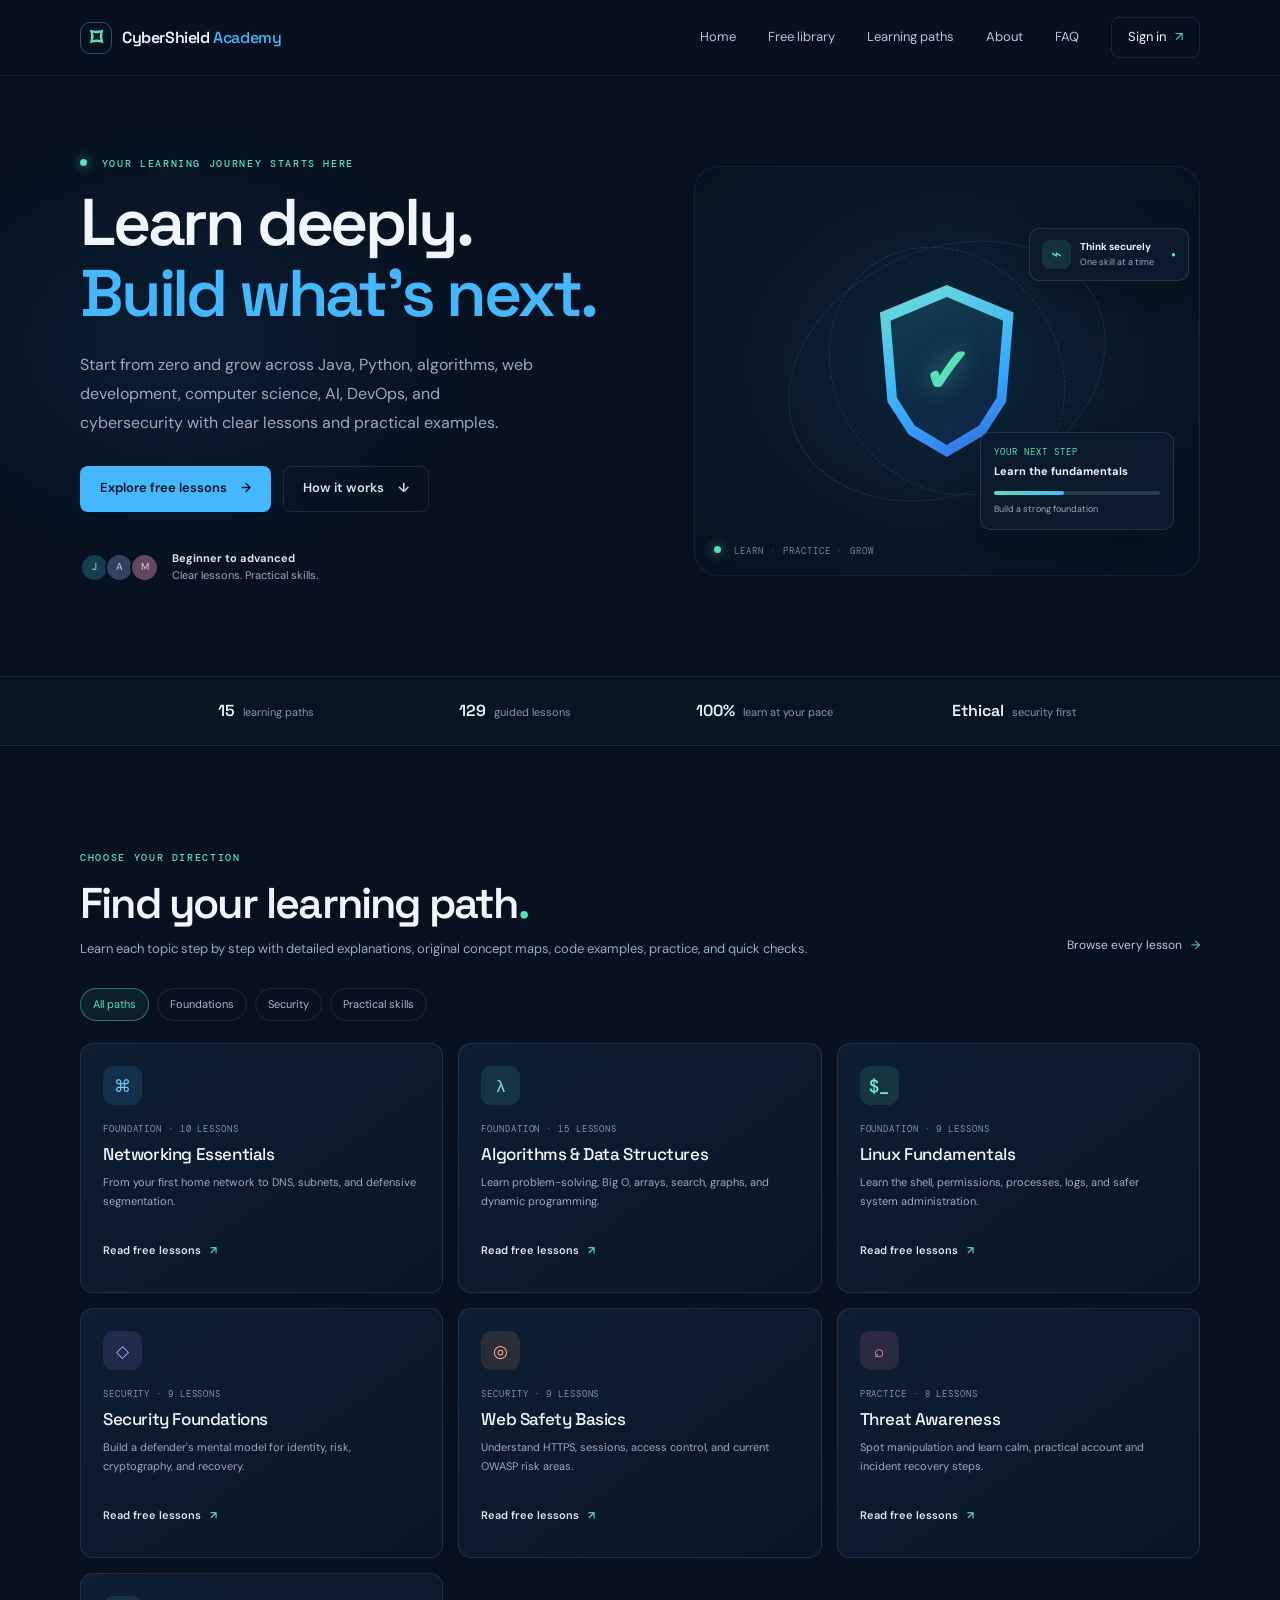
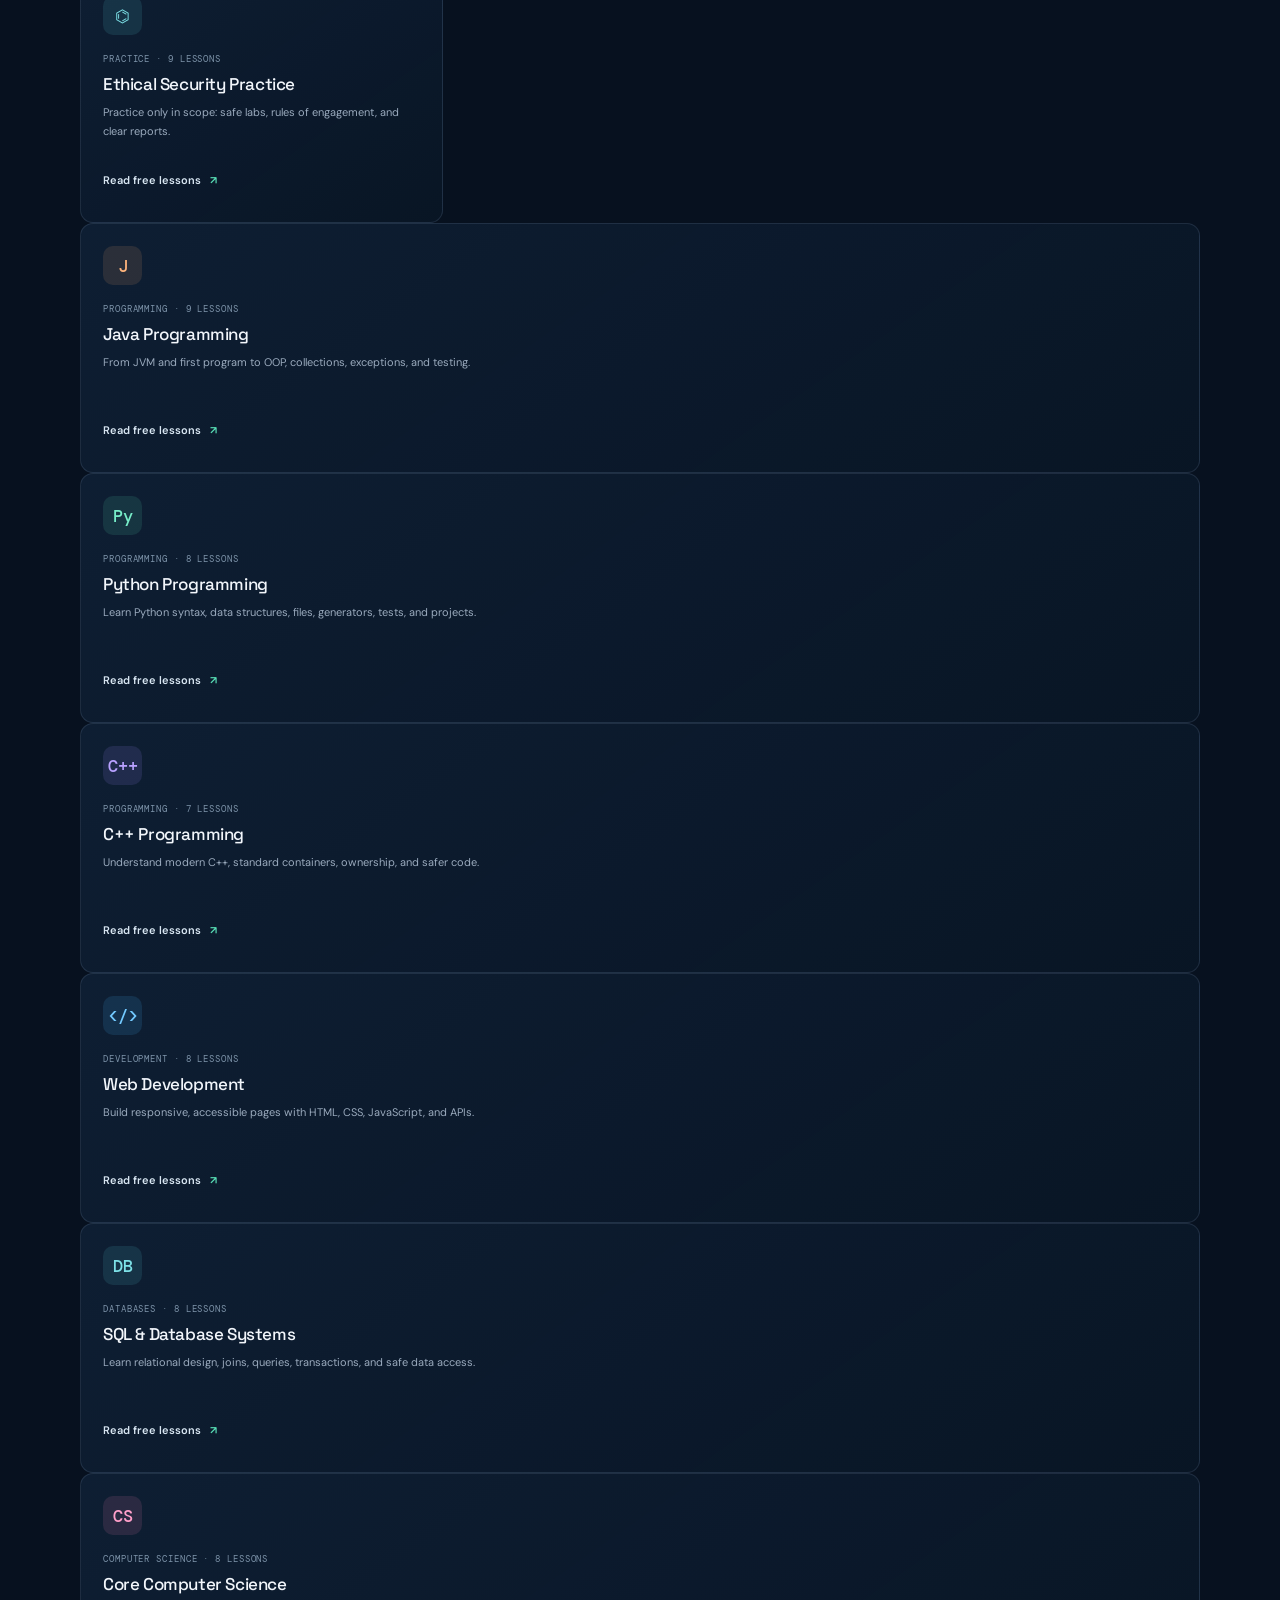
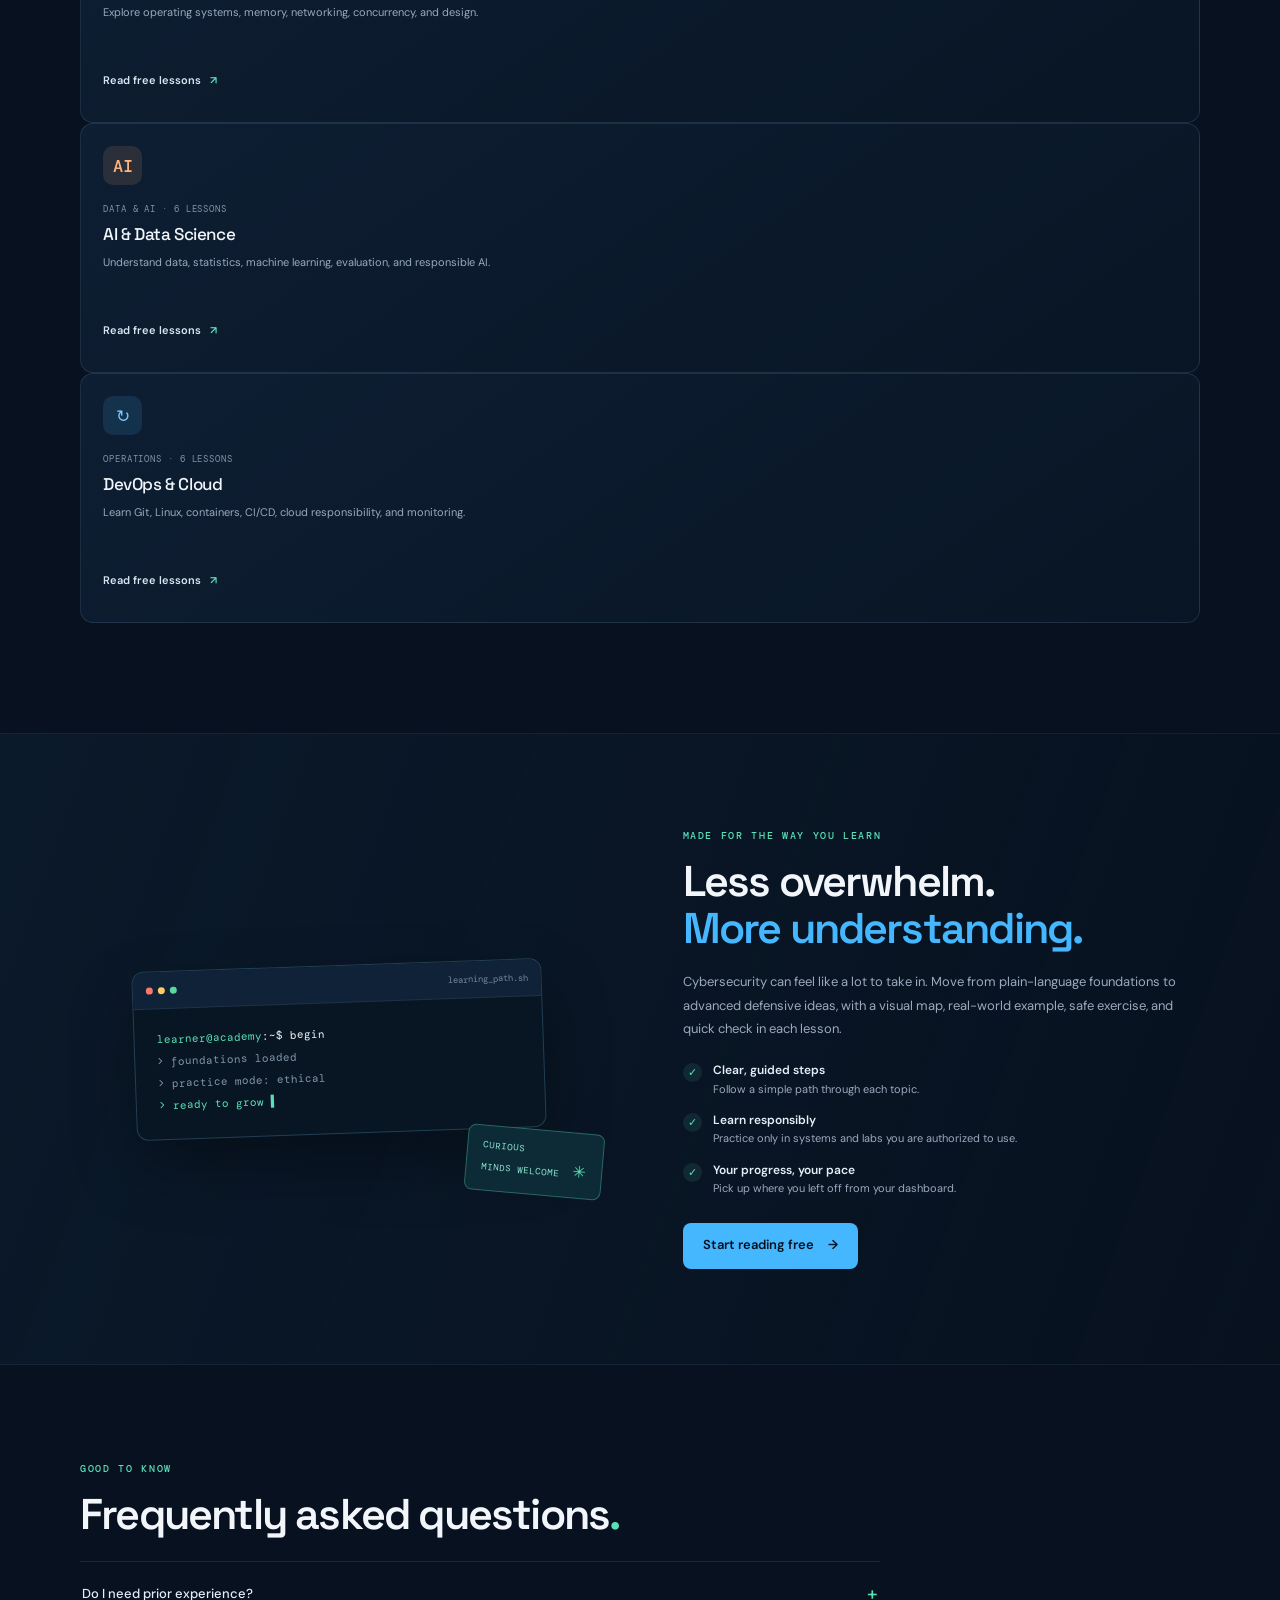
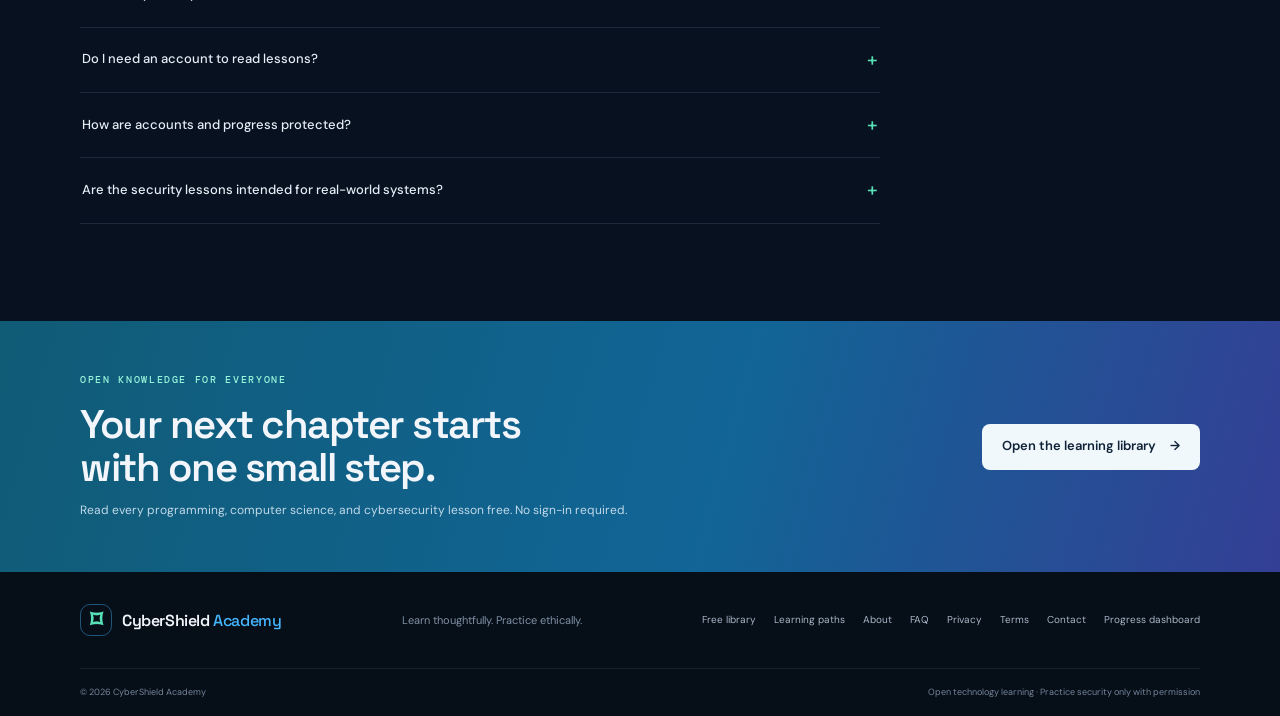
<file: index.html>
<!DOCTYPE html>
<html lang="en">
<head>
    <meta charset="UTF-8">
    <meta name="viewport" content="width=device-width, initial-scale=1.0">
    <meta name="theme-color" content="#07111f">
    <meta name="description" content="Learn programming, computer science, algorithms, and cybersecurity through free guided lessons at CyberShield Academy.">
    <title>CyberShield Academy | Programming, Computer Science & Security</title>
    <link rel="stylesheet" href="style.css">
</head>
<body>
    <header class="site-header">
        <a class="brand" href="#home" aria-label="CyberShield Academy home">
            <span class="brand-mark" aria-hidden="true">⌑</span>
            <span>CyberShield <strong>Academy</strong></span>
        </a>
        <button class="menu-toggle" id="menuToggle" type="button" aria-label="Open navigation" aria-expanded="false" aria-controls="primaryNav">
            <span></span><span></span><span></span>
        </button>
        <nav class="main-nav" id="primaryNav" aria-label="Main navigation">
            <a href="#home">Home</a>
            <a href="learn.html">Free library</a>
            <a href="#courses">Learning paths</a>
            <a href="#about">About</a>
            <a href="#faq">FAQ</a>
            <a class="nav-cta" href="auth.html">Sign in <span aria-hidden="true">↗</span></a>
        </nav>
    </header>

    <main>
        <section class="hero section-wrap" id="home">
            <div class="hero-copy">
                <p class="eyebrow"><span class="status-dot"></span> YOUR LEARNING JOURNEY STARTS HERE</p>
                <h1>Learn deeply.<br><span>Build what’s next.</span></h1>
                <p class="hero-description">Start from zero and grow across Java, Python, algorithms, web development, computer science, AI, DevOps, and cybersecurity with clear lessons and practical examples.</p>
                <div class="hero-actions">
                    <a class="button button-primary" href="learn.html">Explore free lessons <span aria-hidden="true">→</span></a>
                    <a class="button button-quiet" href="#about">How it works <span aria-hidden="true">↓</span></a>
                </div>
                <div class="hero-proof">
                    <div class="proof-avatars" aria-hidden="true"><span>J</span><span>A</span><span>M</span></div>
                    <p><strong>Beginner to advanced</strong><br><span>Clear lessons. Practical skills.</span></p>
                </div>
            </div>
            <div class="hero-visual" aria-label="Cybersecurity learning dashboard illustration">
                <div class="orbit orbit-one"></div>
                <div class="orbit orbit-two"></div>
                <div class="shield-illustration">
                    <div class="shield-inner"><span class="shield-symbol">✓</span></div>
                </div>
                <div class="floating-card card-threat"><span class="mini-icon">⌁</span><span><strong>Think securely</strong><small>One skill at a time</small></span><span class="signal">●</span></div>
                <div class="floating-card card-progress"><span class="progress-label">YOUR NEXT STEP</span><strong>Learn the fundamentals</strong><div class="progress-track"><span></span></div><small>Build a strong foundation</small></div>
                <div class="visual-caption"><span class="status-dot"></span> LEARN · PRACTICE · GROW</div>
            </div>
        </section>

        <section class="trust-strip" aria-label="Academy highlights">
            <div><strong>15</strong><span>learning paths</span></div>
            <div><strong>129</strong><span>guided lessons</span></div>
            <div><strong>100%</strong><span>learn at your pace</span></div>
            <div><strong>Ethical</strong><span>security first</span></div>
        </section>

        <section class="section-wrap courses-section" id="courses">
            <div class="section-heading">
                <div>
                    <p class="eyebrow">CHOOSE YOUR DIRECTION</p>
                    <h2>Find your learning path<span class="accent-dot">.</span></h2>
                    <p class="section-intro">Learn each topic step by step with detailed explanations, original concept maps, code examples, practice, and quick checks.</p>
                </div>
                <a class="text-link" href="learn.html">Browse every lesson <span aria-hidden="true">→</span></a>
            </div>
            <div class="course-filters" role="group" aria-label="Filter learning paths">
                <button class="filter-chip active" type="button" data-filter="all" aria-pressed="true">All paths</button>
                <button class="filter-chip" type="button" data-filter="foundation" aria-pressed="false">Foundations</button>
                <button class="filter-chip" type="button" data-filter="security" aria-pressed="false">Security</button>
                <button class="filter-chip" type="button" data-filter="practice" aria-pressed="false">Practical skills</button>
            </div>
            <div class="course-grid" id="courseGrid">
                <article class="course-card" data-category="foundation">
                    <div class="course-icon icon-blue">⌘</div><p class="course-kicker">FOUNDATION · 10 LESSONS</p>
                    <h3>Networking Essentials</h3><p>From your first home network to DNS, subnets, and defensive segmentation.</p>
                   <a href="learn.html?path=networking" class="course-link">Read free lessons <span aria-hidden="true">↗</span></a>
                </article>
                <article class="course-card" data-category="foundation">
                    <div class="course-icon icon-teal">λ</div><p class="course-kicker">FOUNDATION · 15 LESSONS</p>
                    <h3>Algorithms &amp; Data Structures</h3><p>Learn problem-solving, Big O, arrays, search, graphs, and dynamic programming.</p>
                    <a href="learn.html?path=algorithms" class="course-link">Read free lessons <span aria-hidden="true">↗</span></a>
                </article>
                <article class="course-card" data-category="foundation">
                    <div class="course-icon icon-green">$_</div><p class="course-kicker">FOUNDATION · 9 LESSONS</p>
                    <h3>Linux Fundamentals</h3><p>Learn the shell, permissions, processes, logs, and safer system administration.</p>
                    <a href="learn.html?path=linux" class="course-link">Read free lessons <span aria-hidden="true">↗</span></a>
                </article>
                <article class="course-card" data-category="security">
                    <div class="course-icon icon-purple">◇</div><p class="course-kicker">SECURITY · 9 LESSONS</p>
                    <h3>Security Foundations</h3><p>Build a defender's mental model for identity, risk, cryptography, and recovery.</p>
                    <a href="learn.html?path=security" class="course-link">Read free lessons <span aria-hidden="true">↗</span></a>
                </article>
                <article class="course-card" data-category="security">
                    <div class="course-icon icon-orange">◎</div><p class="course-kicker">SECURITY · 9 LESSONS</p>
                    <h3>Web Safety Basics</h3><p>Understand HTTPS, sessions, access control, and current OWASP risk areas.</p>
                    <a href="learn.html?path=web-safety" class="course-link">Read free lessons <span aria-hidden="true">↗</span></a>
                </article>
                <article class="course-card" data-category="practice">
                    <div class="course-icon icon-pink">⌕</div><p class="course-kicker">PRACTICE · 8 LESSONS</p>
                    <h3>Threat Awareness</h3><p>Spot manipulation and learn calm, practical account and incident recovery steps.</p>
                    <a href="learn.html?path=threat-awareness" class="course-link">Read free lessons <span aria-hidden="true">↗</span></a>
                </article>
                <article class="course-card" data-category="practice">
                    <div class="course-icon icon-teal">⌬</div><p class="course-kicker">PRACTICE · 9 LESSONS</p>
                    <h3>Ethical Security Practice</h3><p>Practice only in scope: safe labs, rules of engagement, and clear reports.</p>
                    <a href="learn.html?path=ethical-practice" class="course-link">Read free lessons <span aria-hidden="true">↗</span></a>
                </article>
            </div>
                <article class="course-card" data-category="foundation"><div class="course-icon icon-orange">J</div><p class="course-kicker">PROGRAMMING · 9 LESSONS</p><h3>Java Programming</h3><p>From JVM and first program to OOP, collections, exceptions, and testing.</p><a href="learn.html?path=java-programming" class="course-link">Read free lessons <span aria-hidden="true">↗</span></a></article>
                <article class="course-card" data-category="foundation"><div class="course-icon icon-green">Py</div><p class="course-kicker">PROGRAMMING · 8 LESSONS</p><h3>Python Programming</h3><p>Learn Python syntax, data structures, files, generators, tests, and projects.</p><a href="learn.html?path=python-programming" class="course-link">Read free lessons <span aria-hidden="true">↗</span></a></article>
                <article class="course-card" data-category="foundation"><div class="course-icon icon-purple">C++</div><p class="course-kicker">PROGRAMMING · 7 LESSONS</p><h3>C++ Programming</h3><p>Understand modern C++, standard containers, ownership, and safer code.</p><a href="learn.html?path=c-programming" class="course-link">Read free lessons <span aria-hidden="true">↗</span></a></article>
                <article class="course-card" data-category="foundation"><div class="course-icon icon-blue">&lt;/&gt;</div><p class="course-kicker">DEVELOPMENT · 8 LESSONS</p><h3>Web Development</h3><p>Build responsive, accessible pages with HTML, CSS, JavaScript, and APIs.</p><a href="learn.html?path=web-development" class="course-link">Read free lessons <span aria-hidden="true">↗</span></a></article>
                <article class="course-card" data-category="foundation"><div class="course-icon icon-teal">DB</div><p class="course-kicker">DATABASES · 8 LESSONS</p><h3>SQL &amp; Database Systems</h3><p>Learn relational design, joins, queries, transactions, and safe data access.</p><a href="learn.html?path=sql-database-systems" class="course-link">Read free lessons <span aria-hidden="true">↗</span></a></article>
                <article class="course-card" data-category="foundation"><div class="course-icon icon-pink">CS</div><p class="course-kicker">COMPUTER SCIENCE · 8 LESSONS</p><h3>Core Computer Science</h3><p>Explore operating systems, memory, networking, concurrency, and design.</p><a href="learn.html?path=core-computer-science" class="course-link">Read free lessons <span aria-hidden="true">↗</span></a></article>
                <article class="course-card" data-category="foundation"><div class="course-icon icon-orange">AI</div><p class="course-kicker">DATA &amp; AI · 6 LESSONS</p><h3>AI &amp; Data Science</h3><p>Understand data, statistics, machine learning, evaluation, and responsible AI.</p><a href="learn.html?path=ai-data-science" class="course-link">Read free lessons <span aria-hidden="true">↗</span></a></article>
                <article class="course-card" data-category="foundation"><div class="course-icon icon-blue">↻</div><p class="course-kicker">OPERATIONS · 6 LESSONS</p><h3>DevOps &amp; Cloud</h3><p>Learn Git, Linux, containers, CI/CD, cloud responsibility, and monitoring.</p><a href="learn.html?path=devops-cloud" class="course-link">Read free lessons <span aria-hidden="true">↗</span></a></article>
            <p class="empty-filter" id="emptyFilter" hidden>No learning paths match this filter.</p>
        </section>

        <section class="about-section" id="about">
            <div class="section-wrap about-grid">
                <div class="about-visual">
                    <div class="terminal-window">
                        <div class="terminal-top"><span></span><span></span><span></span><small>learning_path.sh</small></div>
                        <div class="terminal-content"><p><span class="terminal-green">learner@academy</span>:~$ begin</p><p class="terminal-muted">> foundations loaded</p><p class="terminal-muted">> practice mode: ethical</p><p class="terminal-highlight">> ready to grow <span class="cursor">▍</span></p></div>
                    </div>
                    <div class="about-sticker">CURIOUS<br>MINDS WELCOME <span>✳</span></div>
                </div>
                <div class="about-copy">
                    <p class="eyebrow">MADE FOR THE WAY YOU LEARN</p>
                    <h2>Less overwhelm.<br><span>More understanding.</span></h2>
                    <p>Cybersecurity can feel like a lot to take in. Move from plain-language foundations to advanced defensive ideas, with a visual map, real-world example, safe exercise, and quick check in each lesson.</p>
                    <div class="value-list">
                        <div><span class="check-mark">✓</span><p><strong>Clear, guided steps</strong><br>Follow a simple path through each topic.</p></div>
                        <div><span class="check-mark">✓</span><p><strong>Learn responsibly</strong><br>Practice only in systems and labs you are authorized to use.</p></div>
                        <div><span class="check-mark">✓</span><p><strong>Your progress, your pace</strong><br>Pick up where you left off from your dashboard.</p></div>
                    </div>
                    <a class="button button-primary" href="learn.html">Start reading free <span aria-hidden="true">→</span></a>
                </div>
            </div>
        </section>

        <section class="section-wrap faq-section" id="faq">
            <div class="section-heading">
                <div><p class="eyebrow">GOOD TO KNOW</p><h2>Frequently asked questions<span class="accent-dot">.</span></h2></div>
            </div>
            <div class="faq-list">
                <details><summary>Do I need prior experience? <span>+</span></summary><p>No. Paths begin with approachable fundamentals, then progress through examples and advanced topics. Choose a subject and learn at your own pace.</p></details>
                <details><summary>Do I need an account to read lessons? <span>+</span></summary><p>No. Every learning path and lesson is open to read without signing in. You can mark lessons complete on this browser; an account is optional for your separate progress dashboard.</p></details>
                <details><summary>How are accounts and progress protected? <span>+</span></summary><p>Accounts use Supabase Auth with email confirmation and password reset. Lesson progress is stored with your account, and database rules restrict it to you. Use a unique password.</p></details>
                <details><summary>Are the security lessons intended for real-world systems? <span>+</span></summary><p>Learning should stay ethical and authorized. Only practice on systems you own or have explicit permission to test, preferably in a dedicated training lab.</p></details>
            </div>
        </section>

        <section class="contact-section" id="contact">
            <div class="section-wrap contact-wrap">
                <div><p class="eyebrow">OPEN KNOWLEDGE FOR EVERYONE</p><h2>Your next chapter starts<br>with one small step.</h2><p>Read every programming, computer science, and cybersecurity lesson free. No sign-in required.</p></div>
                <a class="button button-light" href="learn.html">Open the learning library <span aria-hidden="true">→</span></a>
            </div>
        </section>
    </main>

    <footer class="site-footer">
        <div class="section-wrap footer-main">
            <a class="brand" href="#home"><span class="brand-mark" aria-hidden="true">⌑</span><span>CyberShield <strong>Academy</strong></span></a>
            <p>Learn thoughtfully. Practice ethically.</p>
            <div class="footer-links"><a href="learn.html">Free library</a><a href="#courses">Learning paths</a><a href="#about">About</a><a href="#faq">FAQ</a><a href="privacy.html">Privacy</a><a href="terms.html">Terms</a><a href="https://github.com/vipinyadav885817-wq/CyberShield-Academy/issues">Contact</a><a href="auth.html">Progress dashboard</a></div>
        </div>
        <div class="section-wrap footer-bottom"><span>© <span id="currentYear"></span> CyberShield Academy</span><span>Open technology learning · Practice security only with permission</span></div>
    </footer>
    <script src="script.js"></script>
</body>
</html>
</file>
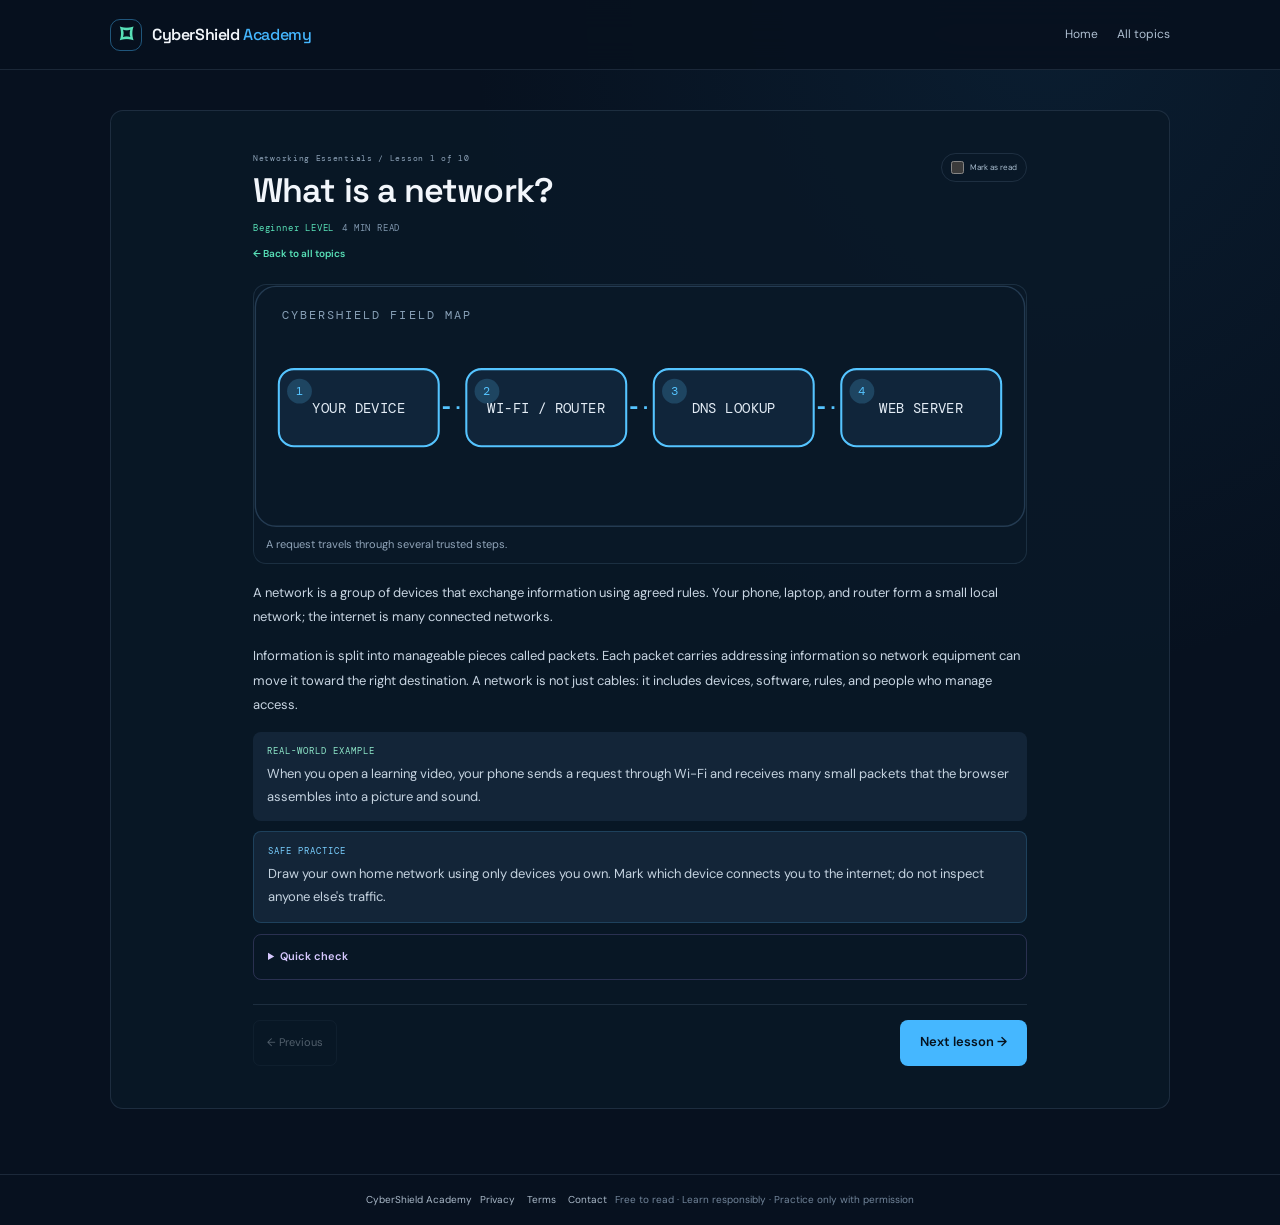
<file: article.html>
<!DOCTYPE html>
<html lang="en">
<head>
    <meta charset="UTF-8">
    <meta name="viewport" content="width=device-width, initial-scale=1.0">
    <meta name="theme-color" content="#07111f">
    <meta name="description" content="Read free programming, computer science, algorithms, and cybersecurity lessons with explanations, code, diagrams, practice, and quick checks.">
    <title>Article | CyberShield Academy</title>
    <link rel="stylesheet" href="style.css">
</head>
<body class="app-page learn-page-body article-only">
    <header class="app-header">
        <a class="brand" href="index.html" aria-label="CyberShield Academy home"><span class="brand-mark" aria-hidden="true">⌑</span><span>CyberShield <strong>Academy</strong></span></a>
        <nav aria-label="Article navigation"><a href="index.html">Home</a><a href="learn.html#library">All topics</a></nav>
    </header>
    <main class="learn-page app-container">
        <section class="learn-intro">
            <p class="eyebrow"><span class="status-dot"></span> OPEN KNOWLEDGE · NO SIGN-IN REQUIRED</p>
            <div class="learn-intro-row">
                <div>
                    <h1>Learn technology,<br><span>one clear idea at a time.</span></h1>
                    <p>Explore Java, Python, C++, web development, databases, algorithms, AI, computer science, DevOps, and cybersecurity. Every lesson includes a clear explanation, a concept map, code, practice, and a quick check.</p>
                </div>
                <div class="learn-quick-stats" aria-label="Library facts"><div><strong id="learnPathCount">15</strong><span>guided paths</span></div><div><strong id="learnTotalCount">129</strong><span>free lessons</span></div><div><strong id="learnProgressCount">0 / 129</strong><span>read on this browser</span></div></div>
            </div>
        </section>

        <section class="learn-workspace" id="library" aria-label="Programming, computer science, and cybersecurity library">
            <aside class="learn-sidebar">
                <div class="learn-sidebar-title"><div><span class="eyebrow">STUDY BY PATH</span><h2>Topics</h2></div><span class="library-count" id="learnSidebarPathCount">15 PATHS</span></div>
                <div class="learn-path-list" id="pathFilters" role="group" aria-label="Choose a learning path"></div>
                <div class="learn-progress-card" aria-live="polite">
                    <span class="progress-label">YOUR READING PROGRESS</span>
                    <strong id="learnProgressText">0 of 129 lessons read</strong>
                    <div class="dashboard-progress" role="progressbar" aria-label="Lessons read in this browser" aria-valuemin="0" aria-valuemax="129" aria-valuenow="0"><span id="learnProgressFill"></span></div>
                    <small>Saved only on this browser. Reading never requires an account.</small>
                </div>
            </aside>

            <section class="learn-panel" aria-label="Selected learning path">
                <div class="learn-toolbar">
                    <div class="learn-course-heading">
                        <p class="eyebrow" id="activeCourseKicker">FOUNDATION</p>
                        <h2 id="activeCourseTitle">Loading lessons…</h2>
                        <p id="activeCourseDescription" class="app-muted"></p>
                    </div>
                    <div class="learn-search-wrap">
                        <label for="lessonSearch">Search every lesson</label>
                        <input id="lessonSearch" type="search" placeholder="Try “Java”, “arrays”, “SQL”, or “DNS”" autocomplete="off">
                        <div class="learn-level-filter"><label for="levelFilter">Level</label><select id="levelFilter"><option value="all">All levels</option><option value="Beginner">Beginner</option><option value="Intermediate">Intermediate</option><option value="Advanced">Advanced</option></select></div>
                    </div>
                </div>
                <div class="learn-content-grid">
                    <nav class="learn-topic-nav" aria-label="Lessons in this path">
                        <div class="learn-topic-heading"><strong>Lessons</strong><span id="lessonCountLabel">0 topics</span></div>
                        <div class="learn-topic-list" id="lessonCatalog" aria-live="polite"></div>
                        <p class="learn-no-results" id="noResults" hidden>No lessons match. Try another search or level.</p>
                    </nav>
                    <article class="topic-reader" id="lessonReader" aria-live="polite"></article>
                </div>
            </section>
        </section>
    </main>
    <footer class="app-footer learn-footer"><a href="index.html">CyberShield Academy</a><nav aria-label="Policies" style="display:flex;gap:12px;flex-wrap:wrap"><a href="privacy.html">Privacy</a><a href="terms.html">Terms</a><a href="https://github.com/vipinyadav885817-wq/CyberShield-Academy/issues">Contact</a></nav><span>Free to read · Learn responsibly · Practice only with permission</span></footer>
    <script src="curriculum.js"></script>
    <script src="curriculum-programming.js"></script>
    <script src="learn.js"></script>
</body>
</html>
</file>
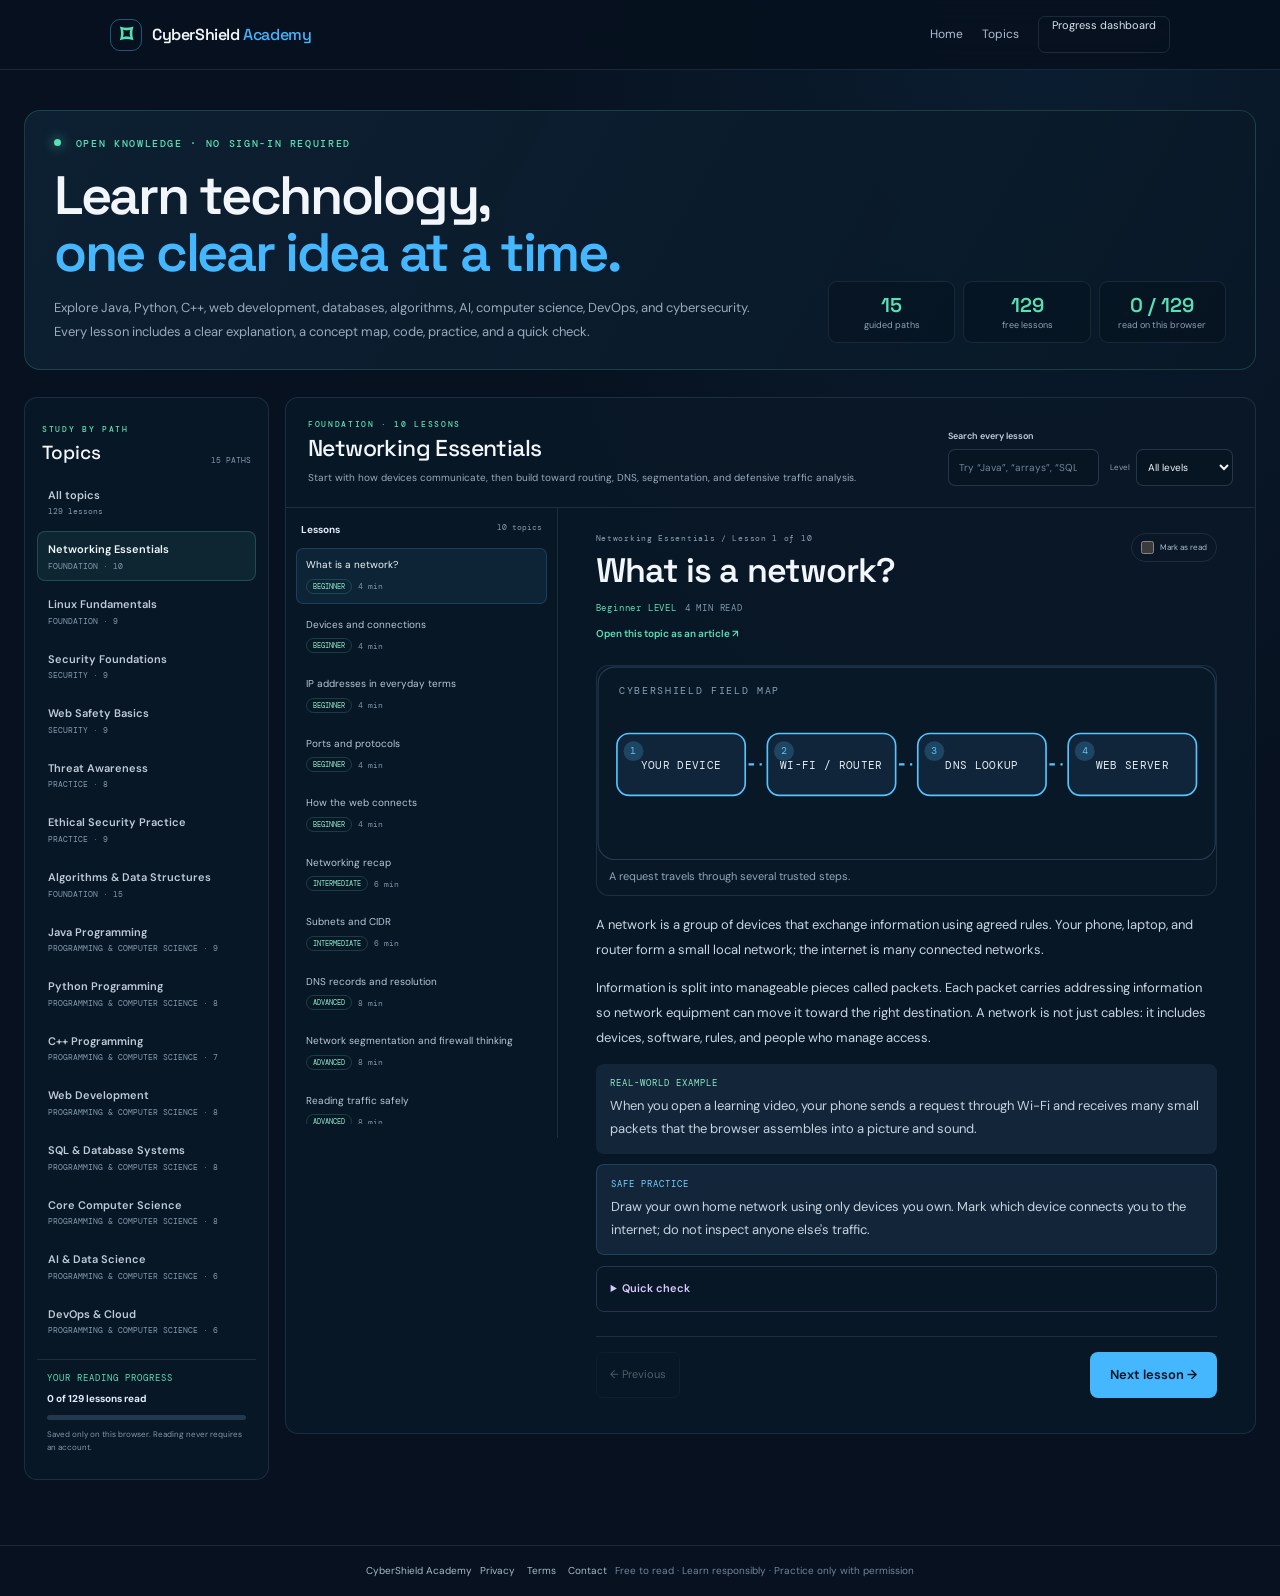
<file: learn.html>
<!DOCTYPE html>
<html lang="en">
<head>
    <meta charset="UTF-8">
    <meta name="viewport" content="width=device-width, initial-scale=1.0">
    <meta name="theme-color" content="#07111f">
    <meta name="description" content="Read free programming, computer science, algorithms, and cybersecurity lessons with explanations, code, diagrams, practice, and quick checks.">
    <title>Free Learning Library | CyberShield Academy</title>
    <link rel="stylesheet" href="style.css">
</head>
<body class="app-page learn-page-body">
    <header class="app-header">
        <a class="brand" href="index.html" aria-label="CyberShield Academy home"><span class="brand-mark" aria-hidden="true">⌑</span><span>CyberShield <strong>Academy</strong></span></a>
        <nav aria-label="Library navigation"><a href="index.html">Home</a><a href="#library">Topics</a><a class="small-button" href="auth.html">Progress dashboard</a></nav>
    </header>
    <main class="learn-page app-container">
        <section class="learn-intro">
            <p class="eyebrow"><span class="status-dot"></span> OPEN KNOWLEDGE · NO SIGN-IN REQUIRED</p>
            <div class="learn-intro-row">
                <div>
                    <h1>Learn technology,<br><span>one clear idea at a time.</span></h1>
                    <p>Explore Java, Python, C++, web development, databases, algorithms, AI, computer science, DevOps, and cybersecurity. Every lesson includes a clear explanation, a concept map, code, practice, and a quick check.</p>
                </div>
                <div class="learn-quick-stats" aria-label="Library facts"><div><strong id="learnPathCount">15</strong><span>guided paths</span></div><div><strong id="learnTotalCount">129</strong><span>free lessons</span></div><div><strong id="learnProgressCount">0 / 129</strong><span>read on this browser</span></div></div>
            </div>
        </section>

        <section class="learn-workspace" id="library" aria-label="Programming, computer science, and cybersecurity library">
            <aside class="learn-sidebar">
                <div class="learn-sidebar-title"><div><span class="eyebrow">STUDY BY PATH</span><h2>Topics</h2></div><span class="library-count" id="learnSidebarPathCount">15 PATHS</span></div>
                <div class="learn-path-list" id="pathFilters" role="group" aria-label="Choose a learning path"></div>
                <div class="learn-progress-card" aria-live="polite">
                    <span class="progress-label">YOUR READING PROGRESS</span>
                    <strong id="learnProgressText">0 of 129 lessons read</strong>
                    <div class="dashboard-progress" role="progressbar" aria-label="Lessons read in this browser" aria-valuemin="0" aria-valuemax="129" aria-valuenow="0"><span id="learnProgressFill"></span></div>
                    <small>Saved only on this browser. Reading never requires an account.</small>
                </div>
            </aside>

            <section class="learn-panel" aria-label="Selected learning path">
                <div class="learn-toolbar">
                    <div class="learn-course-heading">
                        <p class="eyebrow" id="activeCourseKicker">FOUNDATION</p>
                        <h2 id="activeCourseTitle">Loading lessons…</h2>
                        <p id="activeCourseDescription" class="app-muted"></p>
                    </div>
                    <div class="learn-search-wrap">
                        <label for="lessonSearch">Search every lesson</label>
                        <input id="lessonSearch" type="search" placeholder="Try “Java”, “arrays”, “SQL”, or “DNS”" autocomplete="off">
                        <div class="learn-level-filter"><label for="levelFilter">Level</label><select id="levelFilter"><option value="all">All levels</option><option value="Beginner">Beginner</option><option value="Intermediate">Intermediate</option><option value="Advanced">Advanced</option></select></div>
                    </div>
                </div>
                <div class="learn-content-grid">
                    <nav class="learn-topic-nav" aria-label="Lessons in this path">
                        <div class="learn-topic-heading"><strong>Lessons</strong><span id="lessonCountLabel">0 topics</span></div>
                        <div class="learn-topic-list" id="lessonCatalog" aria-live="polite"></div>
                        <p class="learn-no-results" id="noResults" hidden>No lessons match. Try another search or level.</p>
                    </nav>
                    <article class="topic-reader" id="lessonReader" aria-live="polite"></article>
                </div>
            </section>
        </section>
    </main>
    <footer class="app-footer learn-footer"><a href="index.html">CyberShield Academy</a><nav aria-label="Policies" style="display:flex;gap:12px;flex-wrap:wrap"><a href="privacy.html">Privacy</a><a href="terms.html">Terms</a><a href="https://github.com/vipinyadav885817-wq/CyberShield-Academy/issues">Contact</a></nav><span>Free to read · Learn responsibly · Practice only with permission</span></footer>
    <script src="curriculum.js"></script>
    <script src="curriculum-programming.js"></script>
    <script src="learn.js"></script>
</body>
</html>
</file>
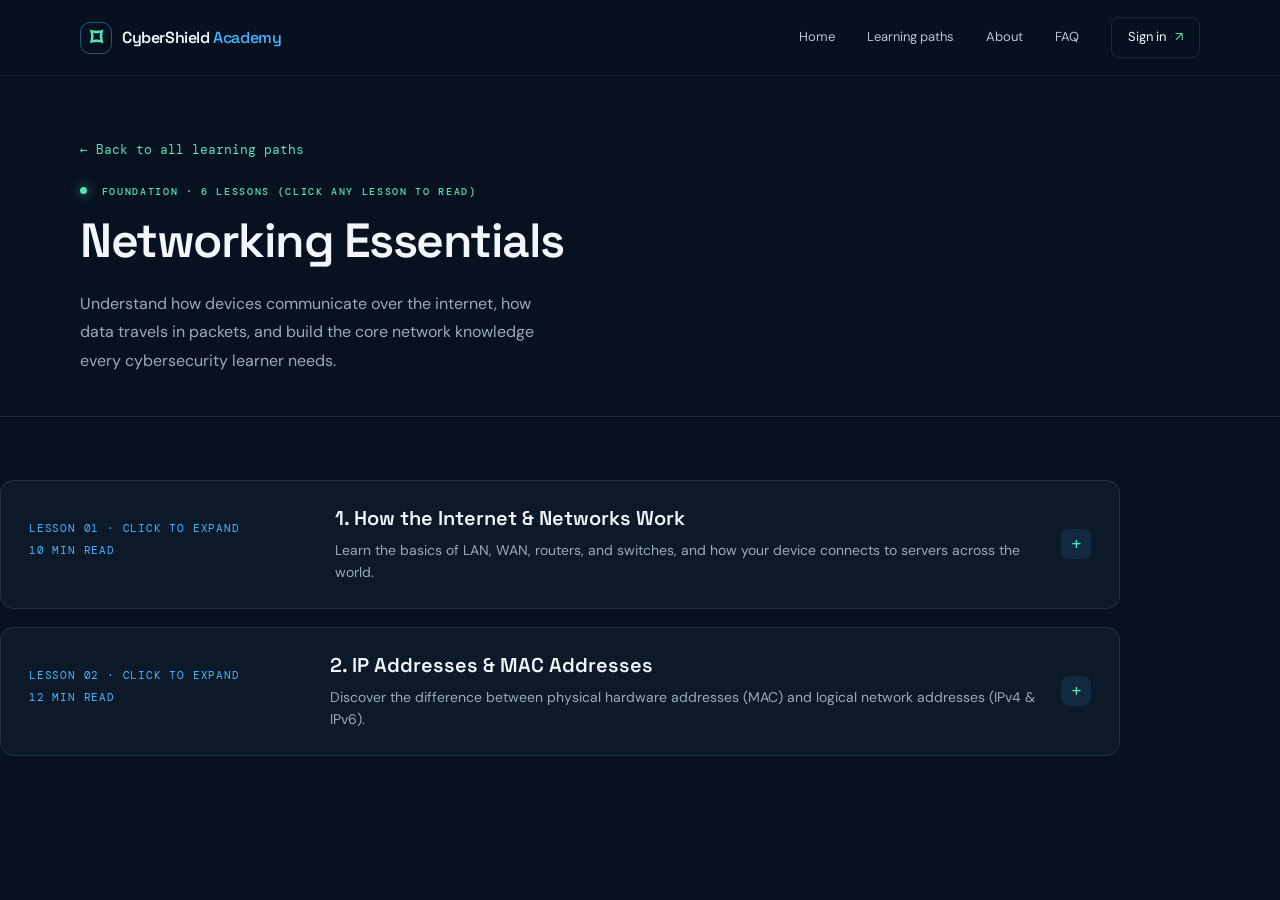
<file: networking.html>
<!DOCTYPE html>
<html lang="en">
<head>
    <meta charset="UTF-8">
    <meta name="viewport" content="width=device-width, initial-scale=1.0">
    <meta name="theme-color" content="#07111f">
    <title>Networking Essentials | CyberShield Academy</title>
    <link rel="stylesheet" href="style.css">
    <style>
        /* Course Page Specific Styles */
        .course-detail-header {
            padding: 60px 0 40px;
            border-bottom: 1px solid var(--line);
        }
        .back-link {
            display: inline-flex;
            align-items: center;
            gap: 8px;
            color: var(--mint);
            font-size: 13px;
            margin-bottom: 24px;
            font-family: var(--font-mono);
        }
        .back-link:hover {
            text-decoration: underline;
        }
        .course-detail-header h1 {
            font: 600 clamp(32px, 4vw, 48px)/1.1 var(--font-display);
            margin: 10px 0 16px;
            letter-spacing: -1.5px;
        }
        .lesson-list {
            display: grid;
            gap: 18px;
            padding: 50px 0 90px;
        }
        .lesson-card {
            background: var(--surface);
            border: 1px solid var(--line);
            border-radius: 14px;
            overflow: hidden;
            transition: border-color 0.2s ease, transform 0.2s ease;
        }
        .lesson-card:hover {
            border-color: rgba(69, 183, 255, 0.45);
        }
        .lesson-card.active {
            border-color: var(--mint);
            background: var(--surface-raised);
        }
        .lesson-header {
            padding: 24px 28px;
            cursor: pointer;
            user-select: none;
        }
        .lesson-meta {
            display: flex;
            justify-content: space-between;
            align-items: center;
            margin-bottom: 10px;
            font-family: var(--font-mono);
            font-size: 11px;
            color: var(--blue);
        }
        .lesson-title-row {
            display: flex;
            justify-content: space-between;
            align-items: center;
            gap: 16px;
        }
        .lesson-card h3 {
            margin: 0 0 8px;
            font: 600 20px var(--font-display);
            color: var(--text);
        }
        .toggle-icon {
            display: grid;
            place-items: center;
            width: 30px;
            height: 30px;
            border-radius: 8px;
            background: rgba(69, 183, 255, 0.1);
            color: var(--mint);
            font-family: var(--font-mono);
            font-size: 18px;
            flex-shrink: 0;
            transition: transform 0.25s ease, background 0.25s ease;
        }
        .lesson-card.active .toggle-icon {
            transform: rotate(45deg);
            background: rgba(88, 224, 183, 0.18);
        }
        .lesson-summary {
            margin: 0;
            color: var(--muted);
            font-size: 14px;
            line-height: 1.6;
        }

        /* Expandable Article / Notes Area */
        .lesson-content {
            display: none;
            padding: 0 28px 28px;
            border-top: 1px solid var(--line);
            margin-top: 4px;
            color: #d6e2ef;
            font-size: 14.5px;
            line-height: 1.75;
        }
        .lesson-card.active .lesson-content {
            display: block;
            animation: fadeIn 0.25s ease;
        }
        .lesson-content h4 {
            color: var(--mint);
            font: 600 15px var(--font-display);
            margin: 20px 0 8px;
        }
        .lesson-content ul {
            margin: 8px 0 16px;
            padding-left: 20px;
            color: var(--muted);
        }
        .lesson-content li {
            margin-bottom: 6px;
        }
        .lesson-content strong {
            color: var(--text);
        }
        .security-tip {
            background: rgba(88, 224, 183, 0.08);
            border-left: 3px solid var(--mint);
            padding: 12px 16px;
            border-radius: 0 8px 8px 0;
            margin-top: 16px;
            font-size: 13.5px;
            color: #cdebe1;
        }
        code {
            font-family: var(--font-mono);
            background: rgba(7, 17, 31, 0.8);
            padding: 2px 6px;
            border-radius: 5px;
            color: var(--blue);
            font-size: 13px;
        }
        @keyframes fadeIn {
            from { opacity: 0; transform: translateY(-4px); }
            to { opacity: 1; transform: translateY(0); }
        }
    </style>
</head>
<body>
    <header class="site-header">
        <a class="brand" href="index.html">
            <span class="brand-mark" aria-hidden="true">⌑</span>
            <span>CyberShield <strong>Academy</strong></span>
        </a>
        <nav class="main-nav">
            <a href="index.html#home">Home</a>
            <a href="index.html#courses">Learning paths</a>
            <a href="index.html#about">About</a>
            <a href="index.html#faq">FAQ</a>
            <a class="nav-cta" href="auth.html">Sign in <span>↗</span></a>
        </nav>
    </header>

    <main>
        <section class="course-detail-header">
            <div class="section-wrap">
                <a href="index.html#courses" class="back-link">← Back to all learning paths</a>
                <p class="eyebrow"><span class="status-dot"></span> FOUNDATION · 6 LESSONS (CLICK ANY LESSON TO READ)</p>
                <h1>Networking Essentials</h1>
                <p class="hero-description" style="margin-bottom: 0;">Understand how devices communicate over the internet, how data travels in packets, and build the core network knowledge every cybersecurity learner needs.</p>
            </div>
        </section>

        <section class="section-wrap lesson-list">
            <!-- LESSON 1 -->
            <article class="lesson-card">
                <div class="lesson-header" onclick="toggleLesson(this)">
                    <div class="lesson-meta">
                        <span>LESSON 01 · CLICK TO EXPAND</span>
                        <span>10 MIN READ</span>
                    </div>
                    <div class="lesson-title-row">
                        <div>
                            <h3>1. How the Internet & Networks Work</h3>
                            <p class="lesson-summary">Learn the basics of LAN, WAN, routers, and switches, and how your device connects to servers across the world.</p>
                        </div>
                        <span class="toggle-icon">+</span>
                    </div>
                </div>
                <div class="lesson-content">
                    <h4>What is a Network?</h4>
                    <p>A computer network is simply two or more devices connected together to share data and resources. Whether you are sending a message or loading a website, your data travels across multiple connected devices.</p>
                    <h4>Key Network Components</h4>
                    <ul>
                        <li><strong>LAN (Local Area Network):</strong> A small network within a single building, like your home Wi-Fi or an office network.</li>
                        <li><strong>WAN (Wide Area Network):</strong> A large network spanning cities or countries. The Internet is the largest WAN in the world.</li>
                        <li><strong>Switch:</strong> Connects multiple devices inside a single local network (LAN) and sends data only to the intended device.</li>
                        <li><strong>Router:</strong> Connects different networks together (for example, connecting your home LAN to the Internet).</li>
                    </ul>
                    <div class="security-tip">
                        <strong>Security Takeaway:</strong> Always change the default admin password on your home router, as it is the main gateway between your devices and the public internet.
                    </div>
                </div>
            </article>

            <!-- LESSON 2 -->
            <article class="lesson-card">
                <div class="lesson-header" onclick="toggleLesson(this)">
                    <div class="lesson-meta">
                        <span>LESSON 02 · CLICK TO EXPAND</span>
                        <span>12 MIN READ</span>
                    </div>
                    <div class="lesson-title-row">
                        <div>
                            <h3>2. IP Addresses & MAC Addresses</h3>
                            <p class="lesson-summary">Discover the difference between physical hardware addresses (MAC) and logical network addresses (IPv4 & IPv6).</p>
                        </div>
                        <span class="toggle-icon">+</span>
                    </div>
                </div>
                <div class="lesson-content">
                    <h4>Two Types of Addresses</h4>
                    <p>To send data to the right destination, networks rely on two distinct addressing systems working together:</p>
                    <ul>
                        <li><strong>MAC Address (Physical):</strong> A permanent, unique identifier burned into your device's network card (e.g., <code>00:1A:2B:3C:4D:5E</code>). Used inside local networks.</li>
                        <li><strong>IP Address (Logical):</strong> A temporary address assigned to your device when it joins a network (e.g., <code>192.168.1.15</code> for IPv4). It changes when you switch Wi-Fi networks.</li>
                    </ul>
                    <h4>Public vs. Private IP</h4>
                    <p>Your <strong>Private IP</strong> identifies your device inside your home network, while your <strong>Public IP</strong> is assigned by your Internet Service Provider (ISP) and is visible to the outside world.</p>
                    <div class="security-tip">
</file>
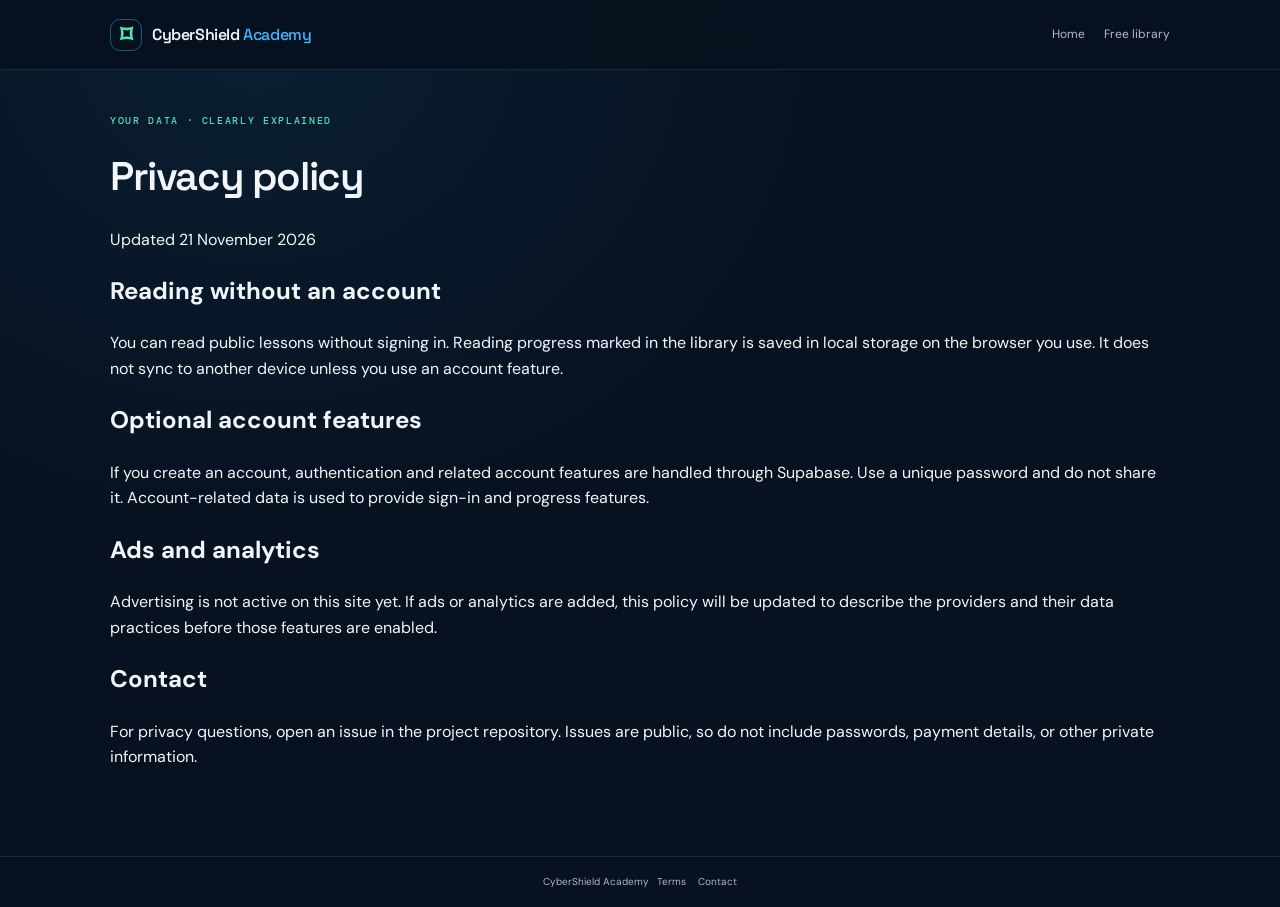
<file: privacy.html>
<!DOCTYPE html>
<html lang="en">
<head>
  <meta charset="UTF-8"><meta name="viewport" content="width=device-width, initial-scale=1">
  <meta name="description" content="Privacy information for CyberShield Academy.">
  <title>Privacy | CyberShield Academy</title><link rel="stylesheet" href="style.css">
</head>
<body class="app-page">
<header class="app-header"><a class="brand" href="index.html"><span class="brand-mark">⌑</span><span>CyberShield <strong>Academy</strong></span></a><nav><a href="index.html">Home</a><a href="learn.html">Free library</a></nav></header>
<main class="app-container policy-page">
  <p class="eyebrow">YOUR DATA · CLEARLY EXPLAINED</p><h1>Privacy policy</h1><p>Updated 21 November 2026</p>
  <h2>Reading without an account</h2><p>You can read public lessons without signing in. Reading progress marked in the library is saved in local storage on the browser you use. It does not sync to another device unless you use an account feature.</p>
  <h2>Optional account features</h2><p>If you create an account, authentication and related account features are handled through Supabase. Use a unique password and do not share it. Account-related data is used to provide sign-in and progress features.</p>
  <h2>Ads and analytics</h2><p>Advertising is not active on this site yet. If ads or analytics are added, this policy will be updated to describe the providers and their data practices before those features are enabled.</p>
  <h2>Contact</h2><p>For privacy questions, open an issue in the <a href="https://github.com/vipinyadav885817-wq/CyberShield-Academy/issues">project repository</a>. Issues are public, so do not include passwords, payment details, or other private information.</p>
</main>
<footer class="app-footer learn-footer"><a href="index.html">CyberShield Academy</a><nav style="display:flex;gap:12px"><a href="terms.html">Terms</a><a href="https://github.com/vipinyadav885817-wq/CyberShield-Academy/issues">Contact</a></nav></footer>
</body></html>
</file>
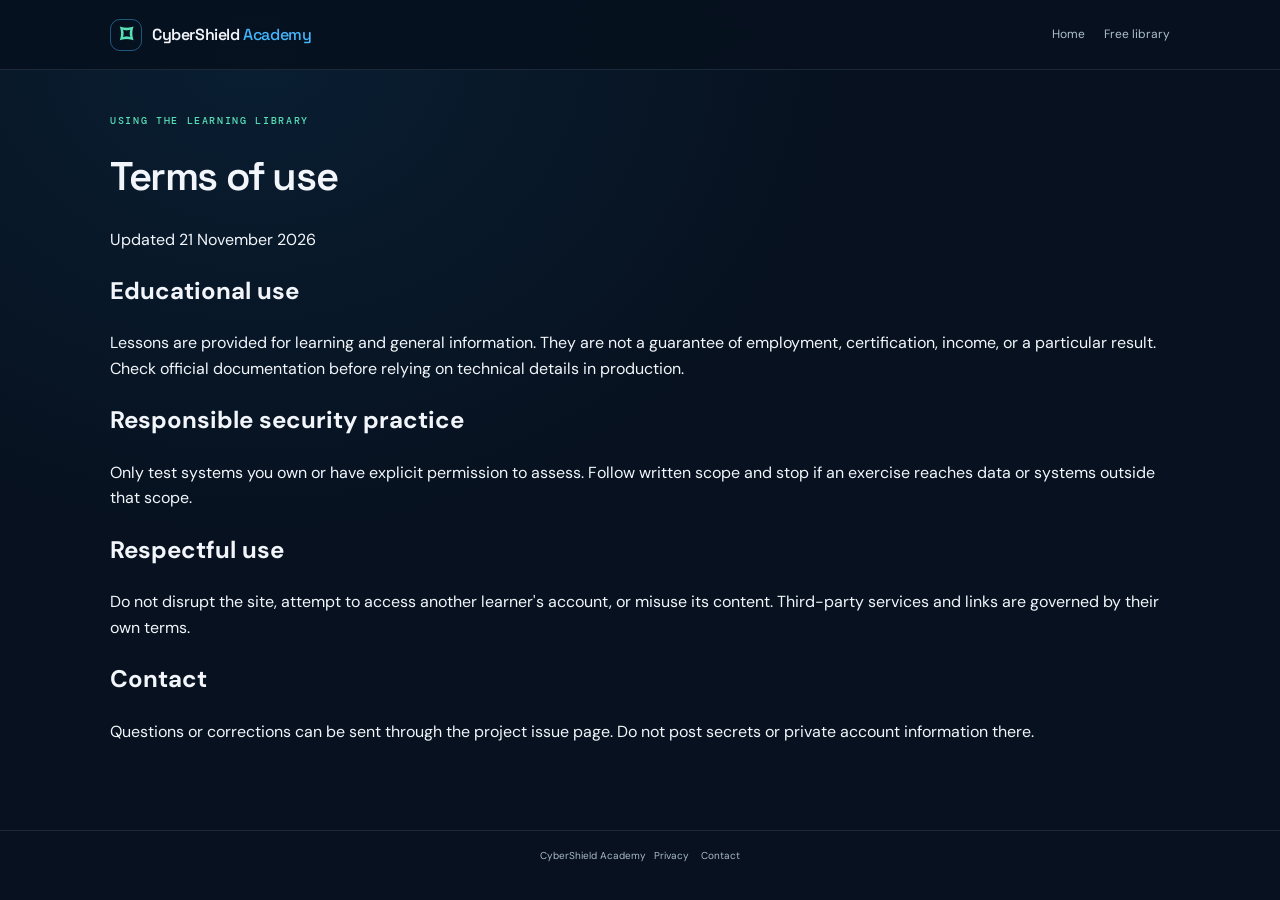
<file: terms.html>
<!DOCTYPE html>
<html lang="en">
<head>
  <meta charset="UTF-8"><meta name="viewport" content="width=device-width, initial-scale=1">
  <meta name="description" content="Terms for using CyberShield Academy learning materials.">
  <title>Terms | CyberShield Academy</title><link rel="stylesheet" href="style.css">
</head>
<body class="app-page">
<header class="app-header"><a class="brand" href="index.html"><span class="brand-mark">⌑</span><span>CyberShield <strong>Academy</strong></span></a><nav><a href="index.html">Home</a><a href="learn.html">Free library</a></nav></header>
<main class="app-container policy-page">
  <p class="eyebrow">USING THE LEARNING LIBRARY</p><h1>Terms of use</h1><p>Updated 21 November 2026</p>
  <h2>Educational use</h2><p>Lessons are provided for learning and general information. They are not a guarantee of employment, certification, income, or a particular result. Check official documentation before relying on technical details in production.</p>
  <h2>Responsible security practice</h2><p>Only test systems you own or have explicit permission to assess. Follow written scope and stop if an exercise reaches data or systems outside that scope.</p>
  <h2>Respectful use</h2><p>Do not disrupt the site, attempt to access another learner's account, or misuse its content. Third-party services and links are governed by their own terms.</p>
  <h2>Contact</h2><p>Questions or corrections can be sent through the <a href="https://github.com/vipinyadav885817-wq/CyberShield-Academy/issues">project issue page</a>. Do not post secrets or private account information there.</p>
</main>
<footer class="app-footer learn-footer"><a href="index.html">CyberShield Academy</a><nav style="display:flex;gap:12px"><a href="privacy.html">Privacy</a><a href="https://github.com/vipinyadav885817-wq/CyberShield-Academy/issues">Contact</a></nav></footer>
</body></html>
</file>
<file: style.css>
@import url('https://fonts.googleapis.com/css2?family=DM+Mono:wght@400;500&family=DM+Sans:wght@400;500;600;700&family=Space+Grotesk:wght@400;500;600;700&display=swap');

:root {
    color-scheme: dark;
    --bg: #07111f;
    --surface: #0c1929;
    --surface-raised: #102238;
    --line: rgba(153, 183, 215, .14);
    --text: #f2f6fb;
    --muted: #9aaabd;
    --blue: #45b7ff;
    --mint: #58e0b7;
    --font-body: "DM Sans", Arial, sans-serif;
    --font-display: "Space Grotesk", Arial, sans-serif;
    --font-mono: "DM Mono", Consolas, monospace;
}

* { box-sizing: border-box; }
html { scroll-behavior: smooth; scroll-padding-top: 85px; }
body { margin: 0; background: var(--bg); color: var(--text); font-family: var(--font-body); line-height: 1.6; }
a { color: inherit; text-decoration: none; }
button { font: inherit; }
button, a { -webkit-tap-highlight-color: transparent; }
button:focus-visible, a:focus-visible, summary:focus-visible, input:focus-visible, textarea:focus-visible { outline: 2px solid var(--mint); outline-offset: 4px; }
.section-wrap { width: min(1120px, calc(100% - 48px)); margin-inline: auto; }

.site-header { position: sticky; z-index: 20; top: 0; display: flex; align-items: center; justify-content: space-between; min-height: 76px; padding: 0 max(24px, calc((100% - 1120px) / 2)); border-bottom: 1px solid rgba(153, 183, 215, .1); background: rgba(7, 17, 31, .88); backdrop-filter: blur(18px); }
.brand { display: inline-flex; gap: 10px; align-items: center; font: 600 16px var(--font-display); letter-spacing: -.4px; white-space: nowrap; }
.brand strong { color: var(--blue); font-weight: 500; }
.brand-mark { display: grid; width: 32px; height: 32px; place-items: center; border: 1px solid rgba(69, 183, 255, .42); border-radius: 10px; color: var(--mint); font-size: 24px; line-height: 1; }
.main-nav { display: flex; align-items: center; gap: 32px; color: #b7c5d5; font-size: 13px; }
.main-nav a { transition: color .2s ease; }
.main-nav a:hover, .footer-links a:hover { color: var(--mint); }
.main-nav .nav-cta { padding: 9px 16px; border: 1px solid var(--line); border-radius: 8px; color: var(--text); }
.nav-cta span { padding-left: 6px; color: var(--mint); }
.menu-toggle { display: none; }

.hero { position: relative; display: grid; min-height: 600px; grid-template-columns: 1.05fr .95fr; align-items: center; gap: 54px; padding-block: 70px 80px; }
.hero::before { position: absolute; z-index: -1; top: 5%; left: -20%; width: 58%; height: 80%; border-radius: 50%; background: radial-gradient(ellipse, rgba(20, 91, 145, .16), transparent 67%); content: ""; pointer-events: none; }
.eyebrow { margin: 0 0 17px; color: var(--mint); font: 500 10px var(--font-mono); letter-spacing: 1.65px; }
.status-dot { display: inline-block; width: 7px; height: 7px; margin-right: 7px; border-radius: 50%; background: var(--mint); box-shadow: 0 0 12px rgba(88, 224, 183, .8); vertical-align: 1px; }
.hero h1, .section-heading h2, .about-copy h2, .contact-wrap h2 { margin: 0; font: 600 clamp(42px, 5.4vw, 66px)/1.08 var(--font-display); letter-spacing: -3.2px; }
.hero h1 span, .about-copy h2 span { color: var(--blue); }
.hero-description { max-width: 455px; margin: 22px 0 28px; color: var(--muted); font-size: 16px; line-height: 1.8; }
.hero-actions { display: flex; flex-wrap: wrap; align-items: center; gap: 12px; }
.button { display: inline-flex; min-height: 46px; align-items: center; justify-content: center; gap: 14px; padding: 0 19px; border: 1px solid transparent; border-radius: 8px; font-size: 13px; font-weight: 600; transition: transform .2s ease, background .2s ease, border-color .2s ease; }
.button:hover { transform: translateY(-2px); }
.button-primary { background: var(--blue); color: #06121f; }
.button-primary:hover { background: #81d1ff; }
.button-quiet { border-color: var(--line); color: #d3deea; }
.button-quiet:hover { border-color: rgba(88, 224, 183, .5); }
.hero-proof { display: flex; align-items: center; gap: 13px; margin-top: 38px; }
.proof-avatars { display: flex; padding-left: 4px; }
.proof-avatars span { display: grid; width: 29px; height: 29px; margin-left: -4px; place-items: center; border: 2px solid var(--bg); border-radius: 50%; background: #183c50; color: #9cebd7; font-size: 10px; }
.proof-avatars span:nth-child(2) { background: #34425e; color: #bed0ff; }
.proof-avatars span:nth-child(3) { background: #62485e; color: #f7c5e1; }
.hero-proof p { margin: 0; color: #dae3ec; font-size: 11px; line-height: 1.6; }
.hero-proof p span { color: var(--muted); }

.hero-visual { position: relative; display: grid; min-height: 410px; place-items: center; overflow: hidden; border: 1px solid rgba(129, 175, 212, .1); border-radius: 24px; background: radial-gradient(ellipse at 50% 48%, rgba(23, 80, 119, .34), rgba(11, 25, 42, .65) 57%, rgba(8, 20, 34, .8)); }
.orbit { position: absolute; width: 330px; height: 330px; border: 1px solid rgba(103, 161, 206, .15); border-radius: 50%; transform: rotate(-24deg) scaleY(.74); }
.orbit-two { width: 260px; height: 260px; border-style: dashed; border-color: rgba(88, 224, 183, .18); transform: rotate(55deg) scaleY(.86); }
.shield-illustration { position: relative; display: grid; width: 152px; height: 172px; place-items: center; background: linear-gradient(155deg, #70e4d3, #35a9ff 60%, #3764da); clip-path: polygon(50% 0, 94% 16%, 89% 68%, 75% 87%, 50% 100%, 25% 87%, 11% 68%, 6% 16%); filter: drop-shadow(0 0 30px rgba(59, 186, 239, .3)); }
.shield-inner { display: grid; width: 128px; height: 148px; place-items: center; background: linear-gradient(155deg, #123f54, #0d2942 65%, #172854); clip-path: polygon(50% 0, 94% 16%, 89% 68%, 75% 87%, 50% 100%, 25% 87%, 11% 68%, 6% 16%); }
.shield-symbol { color: var(--mint); font: 600 62px var(--font-display); text-shadow: 0 0 24px rgba(88, 224, 183, .5); }
.floating-card { position: absolute; display: flex; align-items: center; border: 1px solid rgba(145, 180, 214, .18); border-radius: 10px; background: rgba(12, 27, 44, .91); box-shadow: 0 14px 40px rgba(0, 0, 0, .22); backdrop-filter: blur(12px); }
.card-threat { top: 15%; right: 2%; gap: 9px; padding: 10px 12px; }
.mini-icon { display: grid; width: 29px; height: 29px; place-items: center; border-radius: 8px; background: rgba(88, 224, 183, .12); color: var(--mint); font-size: 18px; }
.card-threat strong, .card-threat small, .card-progress strong, .card-progress small { display: block; }
.card-threat strong { font-size: 10px; }
.card-threat small, .card-progress small { color: var(--muted); font-size: 9px; }
.signal { margin-left: 8px; color: var(--mint); font-size: 8px; }
.card-progress { right: 5%; bottom: 11%; display: block; width: 194px; padding: 13px; }
.progress-label { display: block; margin-bottom: 5px; color: var(--mint); font: 9px var(--font-mono); letter-spacing: 1px; }
.card-progress strong { margin-bottom: 10px; font-size: 11px; }
.progress-track { height: 4px; margin-bottom: 7px; border-radius: 8px; background: #263a4d; }
.progress-track span { display: block; width: 42%; height: 100%; border-radius: inherit; background: linear-gradient(90deg, var(--mint), var(--blue)); }
.visual-caption { position: absolute; bottom: 18px; left: 19px; color: #718499; font: 9px var(--font-mono); letter-spacing: 1.1px; }

.trust-strip { display: grid; grid-template-columns: repeat(4, 1fr); gap: 18px; padding: 23px max(24px, calc((100% - 980px) / 2)); border-block: 1px solid var(--line); background: rgba(12, 25, 41, .5); }
.trust-strip div { display: flex; align-items: baseline; justify-content: center; gap: 8px; }
.trust-strip strong { color: #e7f2fc; font: 600 16px var(--font-display); }
.trust-strip span { color: #8496aa; font-size: 11px; }

.courses-section { padding-block: 105px 110px; }
.section-heading { display: flex; align-items: end; justify-content: space-between; gap: 25px; margin-bottom: 28px; }
.section-heading h2, .about-copy h2 { font-size: clamp(32px, 4vw, 43px); letter-spacing: -1.8px; }
.accent-dot { color: var(--mint); }
.section-intro { margin: 12px 0 0; color: var(--muted); font-size: 13px; }
.text-link { padding-bottom: 5px; color: #b7c9da; font-size: 12px; }
.text-link span, .course-link span { padding-left: 6px; color: var(--mint); }
.course-filters { display: flex; flex-wrap: wrap; gap: 8px; margin-bottom: 22px; }
.filter-chip { padding: 7px 12px; border: 1px solid var(--line); border-radius: 20px; background: transparent; color: #a7b6c7; cursor: pointer; font-size: 11px; transition: .2s ease; }
.filter-chip:hover, .filter-chip.active { border-color: rgba(88, 224, 183, .45); background: rgba(88, 224, 183, .08); color: var(--mint); }
.course-grid { display: grid; grid-template-columns: repeat(3, 1fr); gap: 15px; }
.course-card { min-height: 250px; padding: 22px; border: 1px solid var(--line); border-radius: 13px; background: linear-gradient(145deg, rgba(16, 34, 56, .8), rgba(10, 23, 39, .75)); transition: transform .25s ease, border-color .25s ease, background .25s ease; }
.course-card:hover { transform: translateY(-4px); border-color: rgba(69, 183, 255, .4); background: linear-gradient(145deg, rgba(18, 43, 68, .95), rgba(10, 23, 39, .85)); }
.course-icon { display: grid; width: 39px; height: 39px; place-items: center; border-radius: 10px; font: 500 17px var(--font-mono); }
.icon-blue { background: rgba(69, 183, 255, .13); color: #73caff; }
.icon-green { background: rgba(88, 224, 183, .12); color: #77edc8; }
.icon-purple { background: rgba(164, 136, 255, .13); color: #b9a2ff; }
.icon-orange { background: rgba(255, 171, 106, .12); color: #ffb47c; }
.icon-pink { background: rgba(255, 128, 178, .12); color: #ff9fca; }
.icon-teal { background: rgba(94, 212, 219, .12); color: #7de1e7; }
.course-kicker { margin: 18px 0 8px; color: #7e94aa; font: 9px var(--font-mono); letter-spacing: .9px; }
.course-card h3 { margin: 0 0 8px; font: 500 17px var(--font-display); letter-spacing: -.4px; }
.course-card > p:not(.course-kicker) { min-height: 54px; margin: 0; color: var(--muted); font-size: 11px; line-height: 1.65; }
.course-link { display: inline-block; margin-top: 15px; color: #d9e7f3; font-size: 11px; font-weight: 600; }
.empty-filter { color: var(--muted); }

.about-section { padding-block: 95px; border-block: 1px solid rgba(153, 183, 215, .08); background: linear-gradient(110deg, rgba(11, 26, 43, .9), rgba(7, 17, 31, .6)); }
.about-grid { display: grid; grid-template-columns: 1fr 1fr; align-items: center; gap: 85px; }
.about-visual { position: relative; min-height: 335px; display: grid; place-items: center; }
.terminal-window { width: min(410px, 100%); overflow: hidden; border: 1px solid rgba(99, 178, 211, .27); border-radius: 12px; background: #081522; box-shadow: 0 28px 65px rgba(0, 0, 0, .32); transform: rotate(-2deg); }
.terminal-top { display: flex; height: 37px; align-items: center; gap: 5px; padding: 0 13px; border-bottom: 1px solid rgba(153, 183, 215, .1); background: #102238; }
.terminal-top > span { width: 7px; height: 7px; border-radius: 50%; background: #ff776d; }
.terminal-top > span:nth-child(2) { background: #ffc966; }
.terminal-top > span:nth-child(3) { background: #58d7a2; }
.terminal-top small { margin-left: auto; color: #71869b; font: 9px var(--font-mono); }
.terminal-content { padding: 19px 22px 23px; font: 11px/2 var(--font-mono); }
.terminal-content p { margin: 0; }
.terminal-green, .terminal-highlight { color: var(--mint); }
.terminal-muted { color: #8296aa; }
.cursor { animation: blink 1.1s steps(2, start) infinite; }
@keyframes blink { to { visibility: hidden; } }
.about-sticker { position: absolute; right: -5px; bottom: 22px; padding: 12px 15px; border: 1px solid rgba(88, 224, 183, .34); border-radius: 8px; background: #0d2b37; color: #8fe6d0; font: 9px/1.6 var(--font-mono); letter-spacing: 1px; transform: rotate(5deg); }
.about-sticker span { padding-left: 7px; color: var(--mint); font-size: 16px; }
.about-copy > p:not(.eyebrow) { margin: 18px 0; color: var(--muted); font-size: 13px; line-height: 1.8; }
.value-list { display: grid; gap: 13px; margin: 21px 0 25px; }
.value-list > div { display: flex; align-items: flex-start; gap: 11px; }
.check-mark { display: grid; flex: 0 0 19px; width: 19px; height: 19px; margin-top: 2px; place-items: center; border-radius: 50%; background: rgba(88, 224, 183, .1); color: var(--mint); font-size: 11px; }
.value-list p { margin: 0; color: var(--muted); font-size: 11px; line-height: 1.6; }
.value-list strong { color: #e6eef7; font-size: 12px; font-weight: 600; }
.faq-section { padding-block: 97px; }
.faq-section .section-heading { margin-bottom: 23px; }
.faq-list { max-width: 800px; border-top: 1px solid var(--line); }
.faq-list details { border-bottom: 1px solid var(--line); }
.faq-list summary { display: flex; align-items: center; justify-content: space-between; gap: 20px; padding: 17px 2px; color: #e5edf6; cursor: pointer; font-size: 13px; font-weight: 500; list-style: none; }
.faq-list summary::-webkit-details-marker { display: none; }
.faq-list summary span { color: var(--mint); font-size: 19px; transition: transform .2s ease; }
.faq-list details[open] summary span { transform: rotate(45deg); }
.faq-list details p { max-width: 690px; margin: -4px 0 18px; color: var(--muted); font-size: 12px; line-height: 1.8; }
.contact-section { padding-block: 52px; background: linear-gradient(105deg, #105b76, #116596 56%, #343f95); }
.contact-wrap { display: flex; align-items: center; justify-content: space-between; gap: 30px; }
.contact-wrap .eyebrow { color: #99f5db; }
.contact-wrap h2 { font-size: clamp(28px, 4vw, 40px); letter-spacing: -1.5px; }
.contact-wrap > div > p:last-child { margin: 12px 0 0; color: #c1d9e9; font-size: 12px; }
.button-light { flex: 0 0 auto; background: #f1f8fc; color: #102238; }
.button-light:hover { background: #fff; }
.site-footer { background: #060e18; }
.footer-main { display: flex; min-height: 96px; align-items: center; justify-content: space-between; gap: 20px; }
.footer-main > p { color: #8092a5; font-size: 11px; }
.footer-links { display: flex; flex-wrap: wrap; gap: 18px; color: #a8b7c7; font-size: 10px; }
.footer-bottom { display: flex; justify-content: space-between; gap: 15px; padding-block: 16px; border-top: 1px solid rgba(153, 183, 215, .1); color: #74869a; font-size: 9px; }

/* Account and dashboard share the academy palette and controls. */
.app-page { min-height: 100vh; background: radial-gradient(ellipse at 20% 5%, rgba(19, 84, 125, .2), transparent 42%), var(--bg); }
.app-header { position: sticky; z-index: 10; top: 0; display: flex; min-height: 70px; align-items: center; justify-content: space-between; padding: 0 max(24px, calc((100% - 1060px) / 2)); border-bottom: 1px solid var(--line); background: rgba(7, 17, 31, .9); backdrop-filter: blur(15px); }
.app-header nav { display: flex; align-items: center; gap: 19px; color: #aebed0; font-size: 12px; }
.app-header nav a:hover { color: var(--mint); }
.app-container { width: min(1060px, calc(100% - 40px)); margin: 0 auto; padding-block: 44px 70px; }
.app-container h1, .auth-panel h1 { font: 600 clamp(29px, 4vw, 40px)/1.15 var(--font-display); letter-spacing: -1.4px; }
.app-container h1 span { color: var(--blue); }
.app-muted { color: var(--muted); font-size: 13px; }
.dashboard-top { display: flex; align-items: flex-end; justify-content: space-between; gap: 24px; margin-bottom: 28px; }
.dashboard-top .eyebrow { margin-bottom: 10px; }
.dashboard-stats { display: grid; grid-template-columns: repeat(3, 1fr); gap: 13px; margin-bottom: 34px; }
.stat-card { padding: 18px; border: 1px solid var(--line); border-radius: 11px; background: rgba(13, 30, 49, .8); }
.stat-card strong { display: block; color: var(--mint); font: 600 25px var(--font-display); }
.stat-card span { color: var(--muted); font-size: 10px; }
.dashboard-section-title { display: flex; align-items: center; justify-content: space-between; gap: 20px; margin: 34px 0 16px; }
.dashboard-section-title h2 { margin: 0; font: 500 20px var(--font-display); }
.dashboard-courses { display: grid; grid-template-columns: repeat(2, 1fr); gap: 13px; }
.dashboard-course { padding: 19px; border: 1px solid var(--line); border-radius: 12px; background: rgba(13, 30, 49, .72); }
.dashboard-course-head { display: flex; align-items: flex-start; justify-content: space-between; gap: 12px; }
.dashboard-course h3 { margin: 0 0 7px; font: 500 16px var(--font-display); }
.dashboard-course p { margin: 0 0 13px; color: var(--muted); font-size: 11px; }
.course-count { color: #8da1b7; font: 10px var(--font-mono); }
.dashboard-progress { height: 5px; margin: 13px 0 9px; border-radius: 5px; background: #23384e; }
.dashboard-progress span { display: block; height: 100%; border-radius: inherit; background: linear-gradient(90deg, var(--mint), var(--blue)); transition: width .25s ease; }
.lesson-list { display: grid; gap: 7px; margin: 13px 0 0; padding: 0; list-style: none; }
.lesson-list li { color: #c2cfdd; font-size: 11px; }
.lesson-header { display: flex; align-items: center; gap: 8px; }
.lesson-list input { flex: 0 0 auto; accent-color: var(--mint); }
.lesson-list label { color: #8fa2b6; cursor: pointer; font-size: 9px; }
.lesson-expand { flex: 1; padding: 5px 0; border: 0; background: transparent; color: #c2cfdd; cursor: pointer; text-align: left; font-size: 11px; }
.lesson-expand::after { float: right; padding-right: 5px; color: var(--mint); content: "+"; }
.lesson-expand[aria-expanded="true"]::after { content: "−"; }
.lesson-content { margin: 3px 25px 9px 0; color: var(--muted); font-size: 10px; line-height: 1.7; }
.dashboard-empty { padding: 27px; border: 1px dashed rgba(153, 183, 215, .22); border-radius: 12px; color: var(--muted); text-align: center; }
.dashboard-empty a { display: inline-block; margin-top: 8px; color: var(--mint); font-size: 12px; }
.dashboard-actions { display: flex; align-items: center; gap: 11px; }
.small-button { min-height: 37px; padding: 0 13px; border: 1px solid var(--line); border-radius: 7px; background: transparent; color: #d8e4ef; cursor: pointer; font-size: 11px; }
.small-button:hover { border-color: rgba(88, 224, 183, .5); color: var(--mint); }
.danger-button { color: #ff9b9b; }
.app-footer { padding: 17px 20px; border-top: 1px solid var(--line); color: #72859a; text-align: center; font-size: 10px; }
.auth-layout { display: grid; width: min(940px, calc(100% - 40px)); min-height: calc(100vh - 120px); grid-template-columns: .9fr 1.1fr; align-items: center; gap: 80px; margin: 0 auto; padding-block: 50px; }
.auth-aside h1 { margin: 0; font: 600 clamp(38px, 5vw, 55px)/1.08 var(--font-display); letter-spacing: -2.5px; }
.auth-aside h1 span { color: var(--blue); }
.auth-aside > p:not(.eyebrow) { max-width: 360px; margin: 17px 0 25px; color: var(--muted); font-size: 13px; line-height: 1.8; }
.auth-aside-note { display: flex; align-items: center; gap: 9px; margin-top: 12px; color: #b6c6d6; font-size: 11px; }
.auth-aside-note .check-mark { width: 18px; height: 18px; flex-basis: 18px; }
.auth-panel { padding: 30px; border: 1px solid var(--line); border-radius: 15px; background: rgba(12, 27, 44, .9); box-shadow: 0 25px 70px rgba(0, 0, 0, .2); }
.auth-panel .eyebrow { margin-bottom: 10px; }
.auth-panel h2 { margin: 0; font: 600 27px var(--font-display); letter-spacing: -.8px; }
.auth-subtitle { margin: 5px 0 20px; color: var(--muted); font-size: 11px; }
.auth-tabs { display: grid; grid-template-columns: 1fr 1fr; gap: 5px; margin-bottom: 21px; padding: 4px; border-radius: 8px; background: #081522; }
.auth-tabs button { padding: 9px 5px; border: 0; border-radius: 6px; background: transparent; color: #96a9bc; cursor: pointer; font-size: 11px; }
.auth-tabs button.active { background: #18334c; color: #e6f4ff; }
.auth-panel form > label, .label-row label { display: block; margin: 13px 0 6px; color: #d3deea; font-size: 10px; font-weight: 600; }
.auth-panel input:not([type="checkbox"]) { display: block; width: 100%; height: 42px; padding: 0 12px; border: 1px solid rgba(153, 183, 215, .18); border-radius: 7px; background: #081522; color: var(--text); font: 11px var(--font-body); }
.auth-panel input::placeholder { color: #657b91; }
.label-row { display: flex; align-items: center; justify-content: space-between; }
.inline-button { margin-top: 13px; padding: 0; border: 0; background: transparent; color: var(--mint); cursor: pointer; font-size: 10px; }
.password-field { position: relative; }
.password-field input { padding-right: 58px !important; }
.password-toggle { position: absolute; top: 50%; right: 10px; padding: 4px; border: 0; background: transparent; color: var(--mint); cursor: pointer; font-size: 10px; transform: translateY(-50%); }
.remember-option { display: flex !important; align-items: center; gap: 7px; margin: 13px 0 !important; color: var(--muted) !important; font-size: 10px !important; font-weight: 400 !important; }
.remember-option input { width: 13px; height: 13px; margin: 0; accent-color: var(--mint); }
.auth-submit { width: 100%; margin-top: 12px; cursor: pointer; font-family: var(--font-body); }
.auth-message { min-height: 18px; margin: 12px 0 0; color: var(--mint); font-size: 11px; }
.auth-message.error { color: #ff9a9a; }
.demo-disclaimer { margin: 11px 0 0; padding-top: 13px; border-top: 1px solid var(--line); color: #8497aa; font-size: 9px; line-height: 1.7; }
.password-strength { height: 3px; margin-top: 8px; overflow: hidden; border-radius: 4px; background: #26394d; }
.password-strength span { display: block; width: 0; height: 100%; border-radius: inherit; background: #ff9b9b; transition: width .2s ease, background .2s ease; }
.password-hint { margin: 5px 0 6px; color: #8799ac; font-size: 9px; }
[hidden] { display: none !important; }

@media (max-width: 800px) {
    .main-nav { gap: 19px; }
    .hero { min-height: auto; grid-template-columns: 1fr 1fr; gap: 28px; padding-block: 70px; }
    .hero-visual { min-height: 350px; }
    .course-grid { grid-template-columns: repeat(2, 1fr); }
    .about-grid { gap: 35px; }
    .trust-strip { grid-template-columns: repeat(2, 1fr); }
}
@media (max-width: 620px) {
    html { scroll-padding-top: 68px; }
    .section-wrap { width: min(100% - 36px, 500px); }
    .site-header { min-height: 65px; padding-inline: 18px; }
    .brand { font-size: 14px; }
    .menu-toggle { display: grid; width: 38px; height: 36px; align-content: center; justify-items: center; gap: 5px; border: 1px solid var(--line); border-radius: 7px; background: transparent; cursor: pointer; }
    .menu-toggle span { width: 16px; height: 1px; background: var(--text); }
    .main-nav { position: absolute; top: 64px; right: 0; left: 0; display: none; align-items: stretch; gap: 0; padding: 8px 18px 14px; border-bottom: 1px solid var(--line); background: #091522; }
    .main-nav.open { display: flex; flex-direction: column; }
    .main-nav a { padding: 11px 5px; }
    .main-nav .nav-cta { margin-top: 6px; padding-inline: 10px; }
    .hero { grid-template-columns: 1fr; gap: 34px; padding-block: 59px 45px; }
    .hero h1 { font-size: clamp(43px, 12vw, 58px); letter-spacing: -2.6px; }
    .hero-description { max-width: 410px; font-size: 14px; }
    .hero-proof { margin-top: 27px; }
    .hero-visual { min-height: 320px; }
    .orbit { width: 270px; height: 270px; }
    .orbit-two { width: 220px; height: 220px; }
    .shield-illustration { width: 130px; height: 148px; }
    .shield-inner { width: 109px; height: 127px; }
    .shield-symbol { font-size: 52px; }
    .card-threat { top: 10%; right: 2%; }
    .card-progress { right: 3%; bottom: 12%; }
    .trust-strip { gap: 14px 5px; padding: 19px 15px; }
    .trust-strip div { flex-direction: column; align-items: center; gap: 1px; text-align: center; }
    .trust-strip strong { font-size: 14px; }
    .trust-strip span { font-size: 9px; }
    .courses-section { padding-block: 68px; }
    .section-heading { align-items: flex-start; flex-direction: column; gap: 12px; }
    .section-heading h2, .about-copy h2 { font-size: 34px; }
    .course-grid { grid-template-columns: 1fr; gap: 10px; }
    .course-card { min-height: auto; padding: 19px; }
    .course-card > p:not(.course-kicker) { min-height: 0; }
    .course-link { margin-top: 13px; }
    .about-section { padding-block: 65px; }
    .about-grid { grid-template-columns: 1fr; gap: 25px; }
    .about-visual { min-height: 270px; }
    .terminal-window { width: 95%; }
    .about-sticker { right: 0; bottom: 7px; }
    .faq-section { padding-block: 65px; }
    .contact-wrap { align-items: flex-start; flex-direction: column; gap: 23px; }
    .footer-main { align-items: flex-start; flex-direction: column; justify-content: center; gap: 12px; padding-block: 23px; }
    .footer-main > p { margin: 0; }
    .footer-links { gap: 13px; }
    .footer-bottom { flex-direction: column; gap: 6px; }
    .app-header { min-height: 63px; padding-inline: 18px; }
    .app-header nav { gap: 11px; font-size: 10px; }
    .app-header .brand { max-width: 180px; }
    .app-header .brand-mark { width: 28px; height: 28px; }
    .app-container { width: calc(100% - 32px); padding-block: 33px 52px; }
    .auth-layout { width: min(480px, calc(100% - 32px)); min-height: auto; grid-template-columns: 1fr; gap: 24px; padding-block: 35px; }
    .auth-aside h1 { font-size: 36px; }
    .auth-aside > p:not(.eyebrow) { margin: 10px 0; }
    .auth-aside-note { display: none; }
    .auth-panel { padding: 22px 18px; }
    .dashboard-top { align-items: flex-start; flex-direction: column; }
    .dashboard-stats { gap: 8px; }
    .stat-card { padding: 12px 10px; }
    .stat-card strong { font-size: 21px; }
    .stat-card span { font-size: 9px; }
    .dashboard-courses { grid-template-columns: 1fr; }
}
@media (prefers-reduced-motion: reduce) {
    *, *::before, *::after { scroll-behavior: auto !important; animation-duration: .01ms !important; animation-iteration-count: 1 !important; transition-duration: .01ms !important; }
}

/* Expanded curriculum: readable lesson panels and original, responsive concept maps. */
.course-map { margin: 14px 0 13px; overflow: hidden; border: 1px solid rgba(114, 151, 184, .18); border-radius: 13px; background: #091827; }
.course-map svg { display: block; width: 100%; height: auto; }
.course-map figcaption { padding: 8px 12px 10px; color: #91a5ba; font-size: 11px; line-height: 1.5; }
.diagram-label { fill: #88a0b7; font: 9px var(--font-mono); letter-spacing: 1.5px; }
.diagram-number { font: 9px var(--font-mono); }
.diagram-node-label { fill: #e4edf6; font: 10px var(--font-mono); letter-spacing: .3px; }
.lesson-header { align-items: center; }
.lesson-row-level { flex: 0 0 auto; padding: 4px 7px; border: 1px solid rgba(88, 224, 183, .2); border-radius: 20px; color: #8ee7c9; font: 9px var(--font-mono); text-transform: uppercase; }
.lesson-content[hidden] { display: none !important; }
.lesson-content { display: block; margin: 9px 0 12px; padding: 15px; border: 1px solid rgba(88, 224, 183, .17); border-left: 3px solid var(--mint); border-radius: 10px; background: rgba(5, 18, 31, .82); color: #c5d3e0; font-size: 13px; line-height: 1.75; }
.lesson-meta { display: flex; flex-wrap: wrap; justify-content: space-between; gap: 8px; margin-bottom: 10px; color: #7f96ad; font: 9px var(--font-mono); letter-spacing: .8px; }
.lesson-level { color: var(--mint); }
.lesson-reading p, .lesson-panel p, .lesson-check p, .lesson-answer p { margin: 0 0 10px; color: #c5d3e0; font-size: 13px; line-height: 1.75; }
.lesson-panel { margin-top: 10px; padding: 11px 12px; border-radius: 8px; background: rgba(24, 44, 64, .72); }
.lesson-panel h4 { margin: 0 0 5px; color: #8ee7c9; font: 9px var(--font-mono); letter-spacing: 1px; }
.lesson-panel p { margin-bottom: 0; }
.lesson-practice { border: 1px solid rgba(85, 196, 255, .18); }
.lesson-practice h4 { color: #79cfff; }
.lesson-check { margin-top: 11px; padding: 11px 12px; border: 1px solid rgba(180, 154, 255, .2); border-radius: 8px; }
.lesson-check summary, .lesson-answer summary { color: #d7c9ff; cursor: pointer; font-size: 12px; font-weight: 600; }
.lesson-check > p { margin: 9px 0; }
.lesson-answer { margin-top: 7px; }
.lesson-answer p { margin: 8px 0 0; }
.lesson-reference { display: inline-block; margin-top: 11px; color: #79cfff; font-size: 11px; text-decoration: none; }
.lesson-reference:hover { text-decoration: underline; }
.learn-page-body { background: radial-gradient(ellipse at 82% 0%, rgba(23, 80, 119, .2), transparent 39%), var(--bg); }
.learn-page { width: min(1320px, calc(100% - 48px)); padding-block: 40px 65px; }
.learn-intro { margin-bottom: 27px; padding: 26px 29px; border: 1px solid rgba(88, 224, 183, .18); border-radius: 16px; background: linear-gradient(120deg, rgba(13, 33, 51, .97), rgba(9, 24, 39, .9)); }
.learn-intro-row { display: grid; grid-template-columns: 1.3fr .7fr; align-items: end; gap: 35px; }
.learn-intro h1 { margin: 0; font: 600 clamp(34px, 4.5vw, 54px)/1.06 var(--font-display); letter-spacing: -2.3px; }
.learn-intro h1 span { color: var(--blue); }
.learn-intro-row > div:first-child > p:last-child { max-width: 720px; margin: 15px 0 0; color: var(--muted); font-size: 13px; line-height: 1.8; }
.learn-quick-stats { display: grid; grid-template-columns: repeat(3, 1fr); gap: 8px; }
.learn-quick-stats div { padding: 10px 9px; border: 1px solid rgba(153, 183, 215, .12); border-radius: 9px; background: rgba(5, 18, 31, .48); text-align: center; }
.learn-quick-stats strong, .learn-quick-stats span { display: block; }
.learn-quick-stats strong { color: var(--mint); font: 600 20px var(--font-display); }
.learn-quick-stats span { color: #8fa2b6; font-size: 9px; }
.learn-workspace { display: grid; grid-template-columns: 245px minmax(0, 1fr); align-items: start; gap: 16px; }
.learn-sidebar, .learn-panel { min-width: 0; border: 1px solid var(--line); border-radius: 13px; background: rgba(10, 24, 39, .88); }
.learn-sidebar { position: sticky; top: 86px; padding: 16px 12px 13px; }
.learn-sidebar-title { display: flex; align-items: end; justify-content: space-between; gap: 10px; padding: 0 5px 12px; }
.learn-sidebar-title .eyebrow { margin-bottom: 2px; font-size: 8px; }
.learn-sidebar-title h2 { margin: 0; font: 500 19px var(--font-display); }
.library-count { color: #8197ac; font: 8px var(--font-mono); }
.learn-path-list { display: grid; gap: 5px; }
.learn-path-button { display: grid; width: 100%; gap: 2px; padding: 9px 10px; border: 1px solid transparent; border-radius: 8px; background: transparent; color: #bdcbd9; cursor: pointer; text-align: left; }
.learn-path-button:hover, .learn-path-button.active { border-color: rgba(88, 224, 183, .21); background: rgba(88, 224, 183, .08); color: #f2f6fb; }
.learn-path-name { font-size: 11px; font-weight: 600; }
.learn-path-count { color: #8399ae; font: 8px var(--font-mono); }
.learn-progress-card { margin-top: 14px; padding: 12px 10px; border-top: 1px solid var(--line); }
.learn-progress-card > strong { display: block; margin-top: 7px; color: #e3eef8; font-size: 10px; }
.learn-progress-card .dashboard-progress { margin: 8px 0; }
.learn-progress-card small { display: block; color: #8498ac; font-size: 8px; line-height: 1.6; }
.learn-panel { overflow: hidden; }
.learn-toolbar { display: grid; grid-template-columns: 1fr minmax(240px, .46fr); align-items: end; gap: 22px; padding: 21px 22px; border-bottom: 1px solid var(--line); }
.learn-course-heading .eyebrow { margin-bottom: 6px; font-size: 8px; }
.learn-course-heading h2 { margin: 0; font: 500 23px/1.2 var(--font-display); letter-spacing: -.6px; }
.learn-course-heading .app-muted { margin: 7px 0 0; font-size: 10px; line-height: 1.65; }
.learn-search-wrap { display: grid; grid-template-columns: 1fr auto; align-items: center; gap: 6px 11px; }
.learn-search-wrap > label { grid-column: 1 / -1; color: #c2d0de; font-size: 9px; font-weight: 600; }
.learn-search-wrap input, .learn-level-filter select { height: 37px; min-width: 0; padding: 0 10px; border: 1px solid rgba(153, 183, 215, .2); border-radius: 7px; background: #071522; color: var(--text); font: 10px var(--font-body); }
.learn-search-wrap input::placeholder { color: #70859a; }
.learn-level-filter { display: flex; align-items: center; gap: 6px; }
.learn-level-filter label { color: #8fa2b6; font-size: 8px; }
.learn-level-filter select { padding-inline: 7px; }
.learn-content-grid { display: grid; grid-template-columns: minmax(205px, .37fr) minmax(0, .95fr); align-items: start; min-height: 610px; }
.learn-topic-nav { position: sticky; top: 82px; padding: 14px 10px; border-right: 1px solid var(--line); }
.learn-topic-heading { display: flex; justify-content: space-between; gap: 8px; padding: 0 5px 10px; color: #dfeaf5; font-size: 10px; }
.learn-topic-heading span { color: #8499ae; font: 8px var(--font-mono); }
.learn-topic-list { display: grid; max-height: 64vh; gap: 4px; overflow-y: auto; scrollbar-color: #29445d transparent; scrollbar-width: thin; }
.learn-topic-button { display: grid; gap: 6px; padding: 9px 9px; border: 1px solid transparent; border-radius: 7px; background: transparent; color: #b8c7d6; cursor: pointer; text-align: left; }
.learn-topic-button:hover, .learn-topic-button.active { border-color: rgba(69, 183, 255, .19); background: rgba(69, 183, 255, .08); color: #f2f6fb; }
.learn-topic-title { font-size: 10px; line-height: 1.45; }
.learn-topic-meta { display: flex; flex-wrap: wrap; align-items: center; gap: 6px; }
.learn-topic-meta .lesson-row-level { padding: 2px 6px; font-size: 7px; }
.learn-topic-time, .learn-topic-done { color: #7e93a8; font: 8px var(--font-mono); }
.learn-topic-done { color: var(--mint); }
.learn-no-results { padding: 14px; color: #a5b5c4; font-size: 10px; }
.topic-reader { min-width: 0; padding: 25px clamp(18px, 3vw, 38px) 35px; scroll-margin-top: 85px; }
.topic-reader-head { position: relative; padding-right: 105px; }
.topic-breadcrumb { margin: 0 0 8px; color: #8fa4b9; font: 8px var(--font-mono); letter-spacing: .7px; }
.topic-reader h1 { margin: 0; color: #f2f6fb; font: 600 clamp(24px, 3vw, 34px)/1.2 var(--font-display); letter-spacing: -.9px; }
.topic-reader-head .lesson-meta { justify-content: flex-start; margin: 10px 0 0; }
.lesson-done-toggle { position: absolute; top: 0; right: 0; display: inline-flex; align-items: center; gap: 6px; padding: 7px 9px; border: 1px solid var(--line); border-radius: 20px; color: #a9bdcf; cursor: pointer; font-size: 8px; }
.lesson-done-toggle input { margin: 0; accent-color: var(--mint); }
.learn-course-map { margin-block: 20px 15px; }
.topic-reading { margin-top: 17px; }
.topic-reading p { margin: 0 0 14px; color: #c8d5e2; font-size: 13px; line-height: 1.9; }
.topic-reader .lesson-panel { padding: 13px 14px; }
.topic-reader .lesson-panel h3 { margin: 0 0 6px; color: #8ee7c9; font: 9px var(--font-mono); letter-spacing: 1px; }
.topic-reader .lesson-practice h3 { color: #79cfff; }
.topic-quick-check { padding: 13px 14px; }
.topic-quick-check summary { font-size: 11px; }
.topic-quick-check > p { margin-top: 9px; }
.topic-references { display: grid; gap: 3px; margin-top: 8px; }
.topic-next-nav { display: flex; justify-content: space-between; gap: 10px; margin-top: 24px; padding-top: 15px; border-top: 1px solid var(--line); }
.topic-next-nav button:disabled { opacity: .35; cursor: not-allowed; transform: none; }
.learn-footer { display: flex; justify-content: center; flex-wrap: wrap; gap: 8px; }
.learn-footer a { color: #aab9c8; }
.learn-footer a:hover { color: var(--mint); }
@media (max-width: 980px) {
    .learn-intro-row { grid-template-columns: 1fr; gap: 20px; }
    .learn-quick-stats { max-width: 440px; }
    .learn-workspace { grid-template-columns: 1fr; }
    .learn-sidebar { position: static; }
    .learn-path-list { display: flex; overflow-x: auto; padding-bottom: 5px; }
    .learn-path-button { min-width: 145px; }
    .learn-progress-card { display: none; }
    .learn-topic-nav { top: 63px; }
}
@media (max-width: 700px) {
    .learn-page { width: calc(100% - 24px); padding-block: 20px 42px; }
    .learn-intro { padding: 20px 17px; }
    .learn-intro h1 { font-size: 34px; letter-spacing: -1.5px; }
    .learn-quick-stats strong { font-size: 17px; }
    .learn-quick-stats span { font-size: 8px; }
    .learn-toolbar { grid-template-columns: 1fr; gap: 14px; padding: 17px 15px; }
    .learn-search-wrap { grid-template-columns: 1fr; }
    .learn-level-filter { justify-content: space-between; }
    .learn-level-filter select { flex: 1; }
    .learn-content-grid { grid-template-columns: 1fr; }
    .learn-topic-nav { position: static; padding: 12px; border-right: 0; border-bottom: 1px solid var(--line); }
    .learn-topic-list { display: flex; max-height: none; overflow-x: auto; padding-bottom: 4px; }
    .learn-topic-button { min-width: 160px; }
    .topic-reader { padding: 20px 15px 28px; }
    .topic-reader-head { padding-right: 0; }
    .lesson-done-toggle { position: static; margin-top: 11px; }
    .topic-reader h1 { font-size: 25px; }
}
@media (max-width: 620px) {
    .course-map { margin-inline: -3px; }
    .course-map figcaption { font-size: 10px; }
    .dashboard-course { padding: 14px; }
    .lesson-content { padding: 12px; font-size: 13px; }
    .lesson-row-level { font-size: 8px; }
    .lesson-header { flex-wrap: wrap; }
    .lesson-expand { min-width: 55%; font-size: 12px; }
    .lesson-list input { width: 18px; height: 18px; }
}

.lesson-code-block { margin: 18px 0; overflow: hidden; border: 1px solid rgba(132, 170, 205, .2); border-radius: 10px; background: #07131f; }
.lesson-code-head { display: flex; justify-content: space-between; padding: 9px 12px; border-bottom: 1px solid rgba(132, 170, 205, .14); color: #8ee7c9; font: 8px var(--font-mono); letter-spacing: .8px; }
.lesson-code-language { color: #7e93a8; text-transform: uppercase; }
.lesson-code-block pre { max-width: 100%; margin: 0; padding: 15px; overflow: auto; color: #d6e5f3; font: 12px/1.7 var(--font-mono); white-space: pre; }
.lesson-code-block code { font: inherit; }

.learn-article-link { display: inline-flex; margin-top: 12px; color: var(--mint); font-size: 10px; font-weight: 600; }
.learn-article-link:hover { color: #dffbf2; }
body.article-only .learn-intro, body.article-only .learn-sidebar, body.article-only .learn-toolbar, body.article-only .learn-topic-nav { display: none; }
body.article-only .learn-page { max-width: 1060px; }
body.article-only .learn-workspace { display: block; }
body.article-only .learn-content-grid { display: block; min-height: 0; }
body.article-only .topic-reader { max-width: 850px; margin-inline: auto; padding-block: 42px; }
</file>
